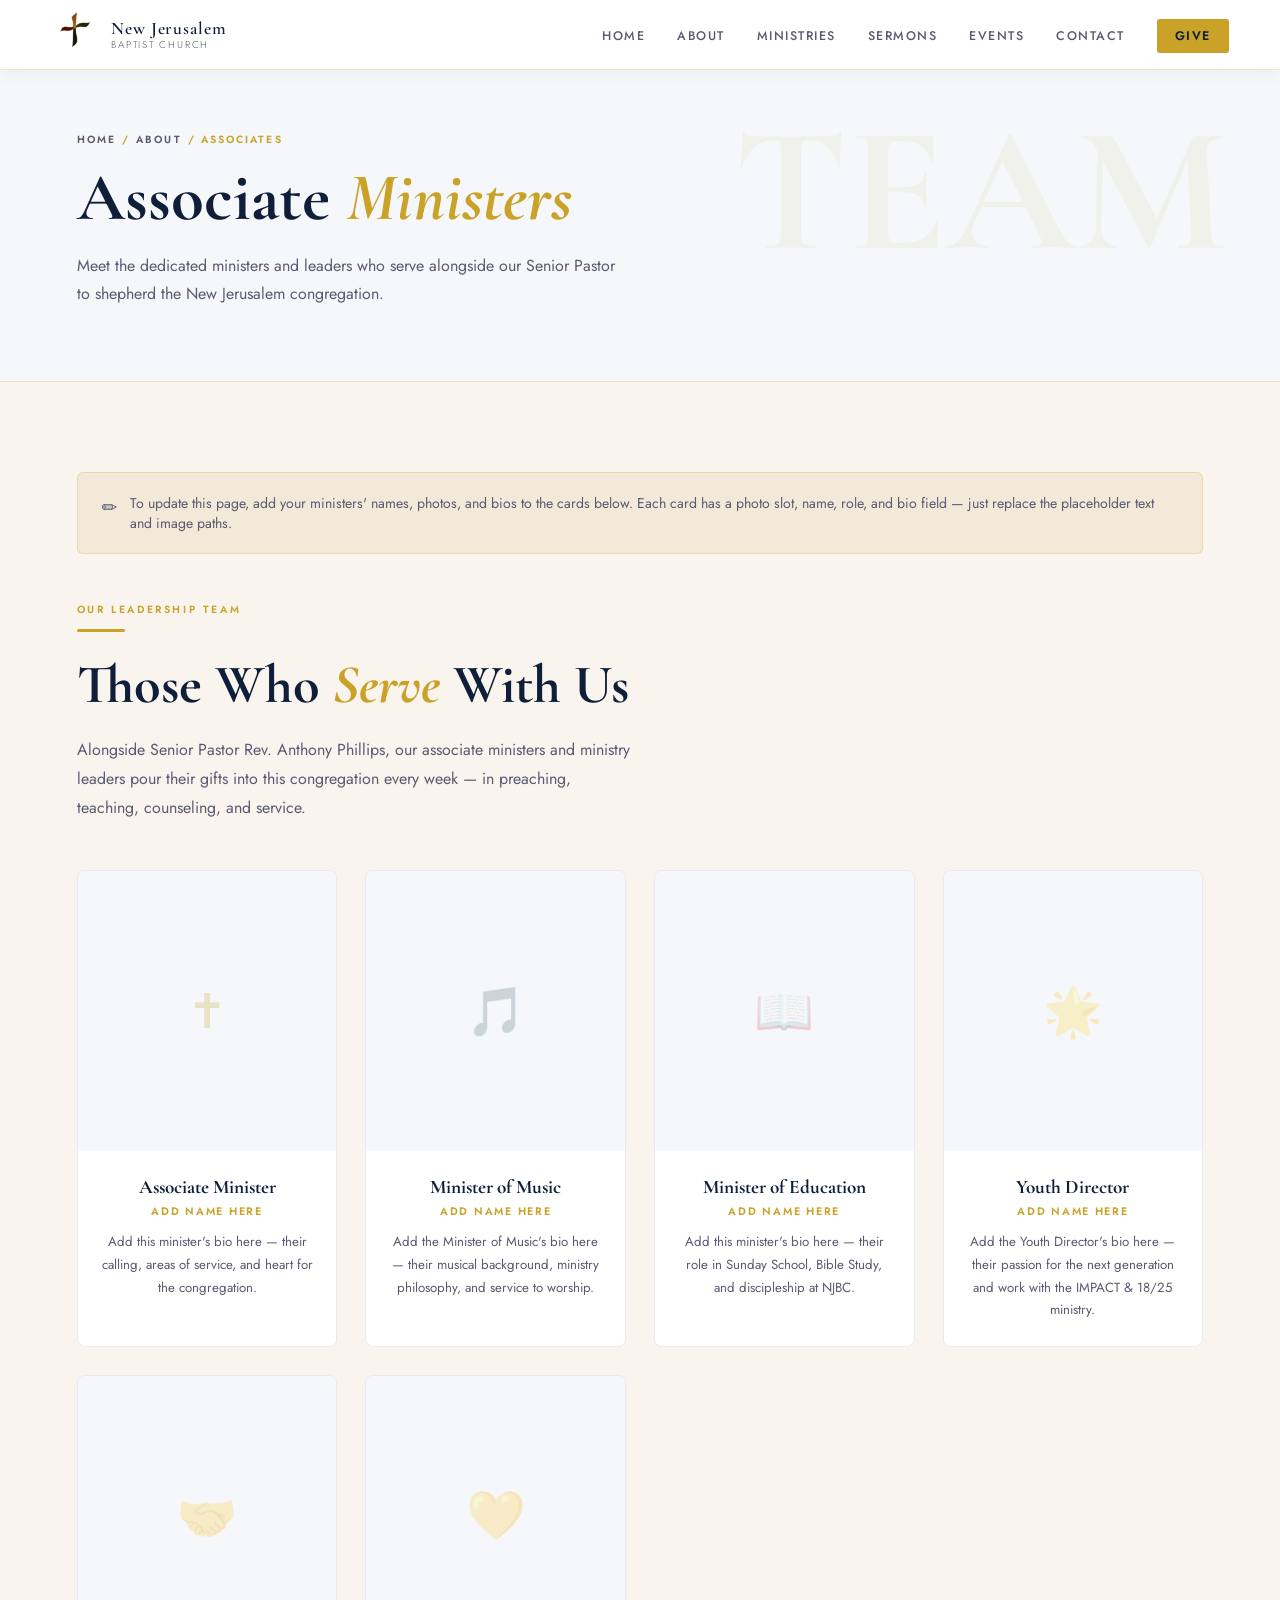
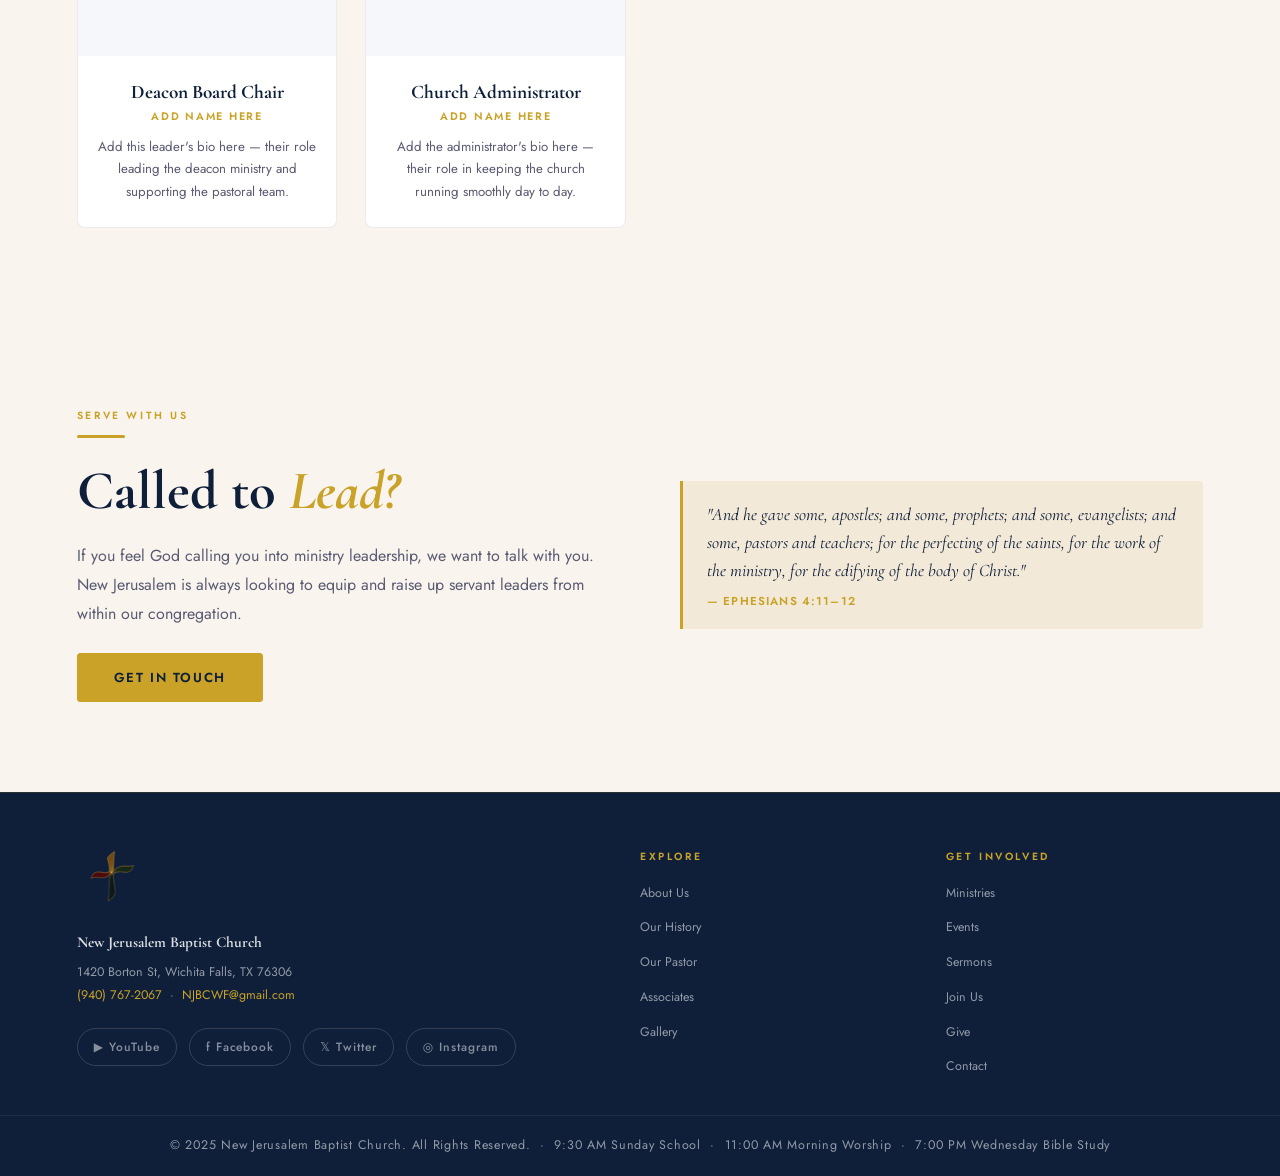
<file: associates.html>
<!DOCTYPE html>
<html lang="en">
<head>
  <meta charset="UTF-8" /><meta name="viewport" content="width=device-width, initial-scale=1.0" />
  <title>Associates — New Jerusalem Baptist Church</title>
  <link rel="preconnect" href="https://fonts.googleapis.com" />
  <link rel="preconnect" href="https://fonts.gstatic.com" crossorigin />
  <link href="https://fonts.googleapis.com/css2?family=Cormorant+Garamond:ital,wght@0,400;0,600;0,700;1,400;1,600&family=Jost:wght@300;400;500;600&display=swap" rel="stylesheet" />
  <link rel="stylesheet" href="css/styles.css" />
  <style>
    .page-header::before { content: 'TEAM'; }

    .associates-grid {
      display: grid; grid-template-columns: repeat(auto-fill, minmax(260px, 1fr)); gap: 28px;
      margin-top: 48px;
    }
    .associate-card {
      background: var(--white); border: 1px solid var(--border); border-radius: 8px;
      overflow: hidden; transition: box-shadow 0.2s, transform 0.2s;
      text-align: center;
    }
    .associate-card:hover { box-shadow: 0 8px 32px rgba(0,0,0,0.09); transform: translateY(-2px); }
    .associate-photo {
      width: 100%; aspect-ratio: 3/4; max-height: 280px; background: var(--light);
      display: flex; align-items: center; justify-content: center;
      font-size: 3rem; color: var(--gold-border); overflow: hidden;
    }
    .associate-photo img { width: 100%; height: 100%; object-fit: cover; object-position: top; }
    .associate-body { padding: 24px 20px; }
    .associate-name { font-family: 'Cormorant Garamond', serif; font-size: 1.2rem; font-weight: 700; color: var(--navy); margin-bottom: 4px; }
    .associate-role { font-size: 0.68rem; font-weight: 600; letter-spacing: 0.16em; text-transform: uppercase; color: var(--gold); margin-bottom: 12px; }
    .associate-bio  { font-size: 0.83rem; line-height: 1.7; color: var(--muted); }

    .placeholder-notice {
      background: var(--warm); border: 1px solid var(--gold-border); border-radius: 6px;
      padding: 20px 24px; margin-bottom: 48px; font-size: 0.88rem; color: var(--muted);
      display: flex; gap: 12px; align-items: flex-start;
    }
    .placeholder-notice span { font-size: 1.2rem; flex-shrink: 0; }
  </style>
</head>
<body>
<div id="site-nav"></div>

<div class="page-header">
  <div class="breadcrumb"><a href="index.html">Home</a> / <a href="about.html">About</a> / Associates</div>
  <h1>Associate <em>Ministers</em></h1>
  <p>Meet the dedicated ministers and leaders who serve alongside our Senior Pastor to shepherd the New Jerusalem congregation.</p>
</div>

<section class="section">
  <div class="placeholder-notice reveal">
    <span>✏️</span>
    <div>To update this page, add your ministers' names, photos, and bios to the cards below. Each card has a photo slot, name, role, and bio field — just replace the placeholder text and image paths.</div>
  </div>

  <div class="reveal">
    <span class="tag">Our Leadership Team</span>
    <div class="gold-bar"></div>
    <h2 class="section-title">Those Who <em>Serve</em> With Us</h2>
    <p class="body-text">Alongside Senior Pastor Rev. Anthony Phillips, our associate ministers and ministry leaders pour their gifts into this congregation every week — in preaching, teaching, counseling, and service.</p>
  </div>

  <div class="associates-grid">

    <div class="associate-card reveal" style="transition-delay:0.05s">
      <div class="associate-photo">✝</div>
      <div class="associate-body">
        <div class="associate-name">Associate Minister</div>
        <div class="associate-role">Add Name Here</div>
        <div class="associate-bio">Add this minister's bio here — their calling, areas of service, and heart for the congregation.</div>
      </div>
    </div>

    <div class="associate-card reveal" style="transition-delay:0.1s">
      <div class="associate-photo">🎵</div>
      <div class="associate-body">
        <div class="associate-name">Minister of Music</div>
        <div class="associate-role">Add Name Here</div>
        <div class="associate-bio">Add the Minister of Music's bio here — their musical background, ministry philosophy, and service to worship.</div>
      </div>
    </div>

    <div class="associate-card reveal" style="transition-delay:0.15s">
      <div class="associate-photo">📖</div>
      <div class="associate-body">
        <div class="associate-name">Minister of Education</div>
        <div class="associate-role">Add Name Here</div>
        <div class="associate-bio">Add this minister's bio here — their role in Sunday School, Bible Study, and discipleship at NJBC.</div>
      </div>
    </div>

    <div class="associate-card reveal" style="transition-delay:0.2s">
      <div class="associate-photo">🌟</div>
      <div class="associate-body">
        <div class="associate-name">Youth Director</div>
        <div class="associate-role">Add Name Here</div>
        <div class="associate-bio">Add the Youth Director's bio here — their passion for the next generation and work with the IMPACT &amp; 18/25 ministry.</div>
      </div>
    </div>

    <div class="associate-card reveal" style="transition-delay:0.25s">
      <div class="associate-photo">🤝</div>
      <div class="associate-body">
        <div class="associate-name">Deacon Board Chair</div>
        <div class="associate-role">Add Name Here</div>
        <div class="associate-bio">Add this leader's bio here — their role leading the deacon ministry and supporting the pastoral team.</div>
      </div>
    </div>

    <div class="associate-card reveal" style="transition-delay:0.3s">
      <div class="associate-photo">💛</div>
      <div class="associate-body">
        <div class="associate-name">Church Administrator</div>
        <div class="associate-role">Add Name Here</div>
        <div class="associate-bio">Add the administrator's bio here — their role in keeping the church running smoothly day to day.</div>
      </div>
    </div>

  </div>
</section>

<section class="section section-cream">
  <div class="two-col reveal">
    <div>
      <span class="tag">Serve With Us</span>
      <div class="gold-bar"></div>
      <h2 class="section-title">Called to <em>Lead?</em></h2>
      <p class="body-text">If you feel God calling you into ministry leadership, we want to talk with you. New Jerusalem is always looking to equip and raise up servant leaders from within our congregation.</p>
      <a href="contact.html" class="btn btn-gold" style="margin-top:24px;">Get in Touch</a>
    </div>
    <div class="scripture-block">
      <p>"And he gave some, apostles; and some, prophets; and some, evangelists; and some, pastors and teachers; for the perfecting of the saints, for the work of the ministry, for the edifying of the body of Christ."</p>
      <cite>— Ephesians 4:11–12</cite>
    </div>
  </div>
</section>

<div id="site-footer"></div>
<script src="js/layout.js"></script>
</body>
</html>
</file>
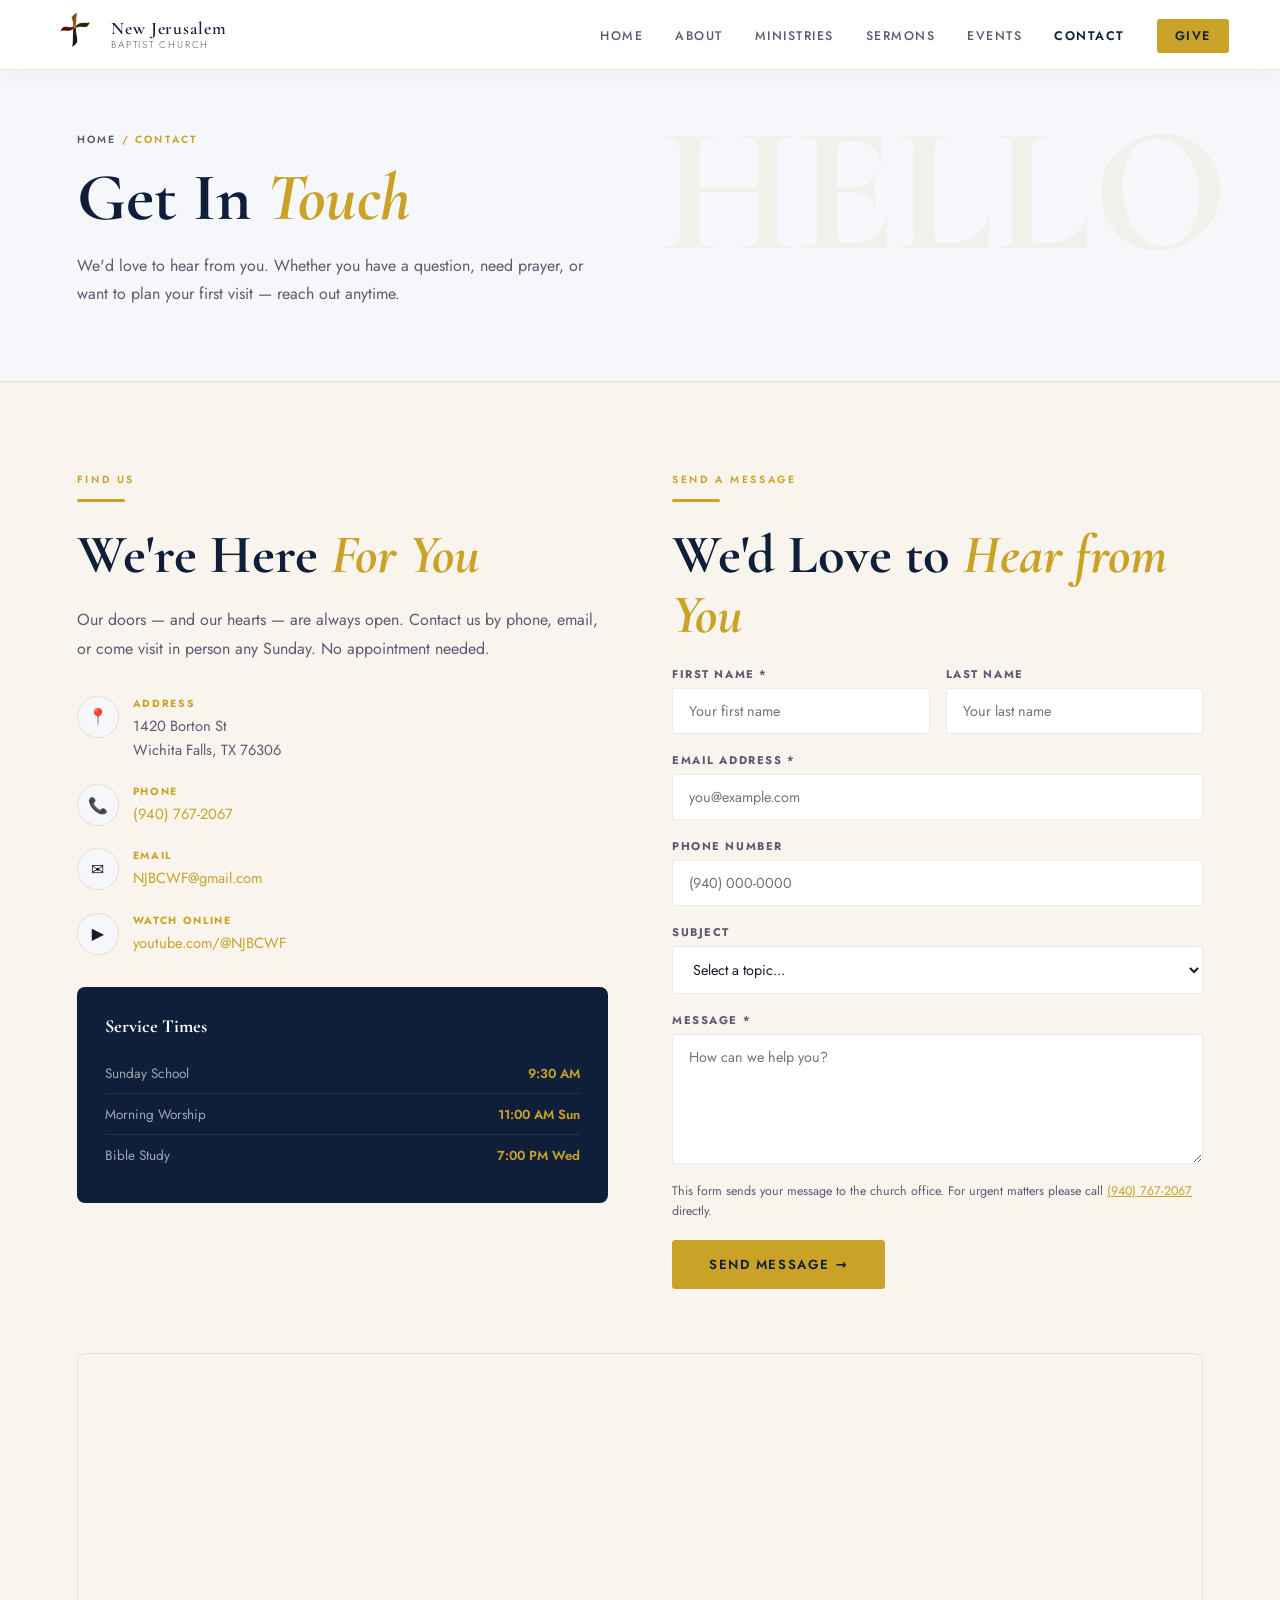
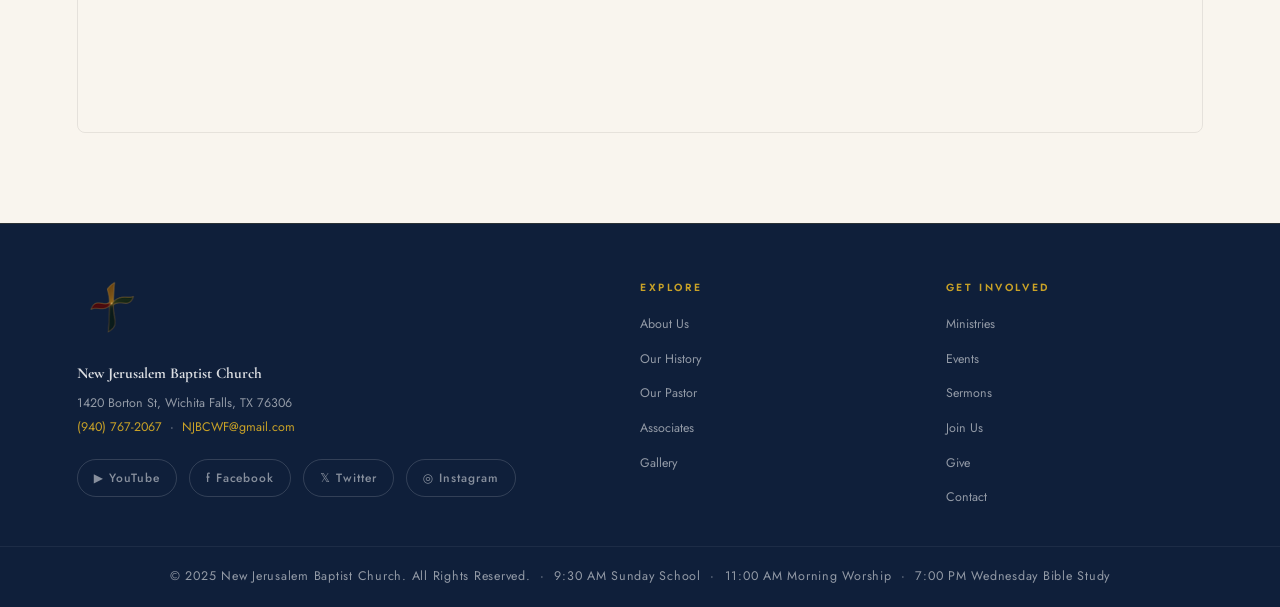
<file: contact.html>
<!DOCTYPE html>
<html lang="en">
<head>
  <meta charset="UTF-8" /><meta name="viewport" content="width=device-width, initial-scale=1.0" />
  <title>Contact Us — New Jerusalem Baptist Church</title>
  <link rel="preconnect" href="https://fonts.googleapis.com" />
  <link rel="preconnect" href="https://fonts.gstatic.com" crossorigin />
  <link href="https://fonts.googleapis.com/css2?family=Cormorant+Garamond:ital,wght@0,400;0,600;0,700;1,400;1,600&family=Jost:wght@300;400;500;600&display=swap" rel="stylesheet" />
  <link rel="stylesheet" href="css/styles.css" />
  <style>
    .page-header::before { content: 'HELLO'; }

    .contact-layout { display: grid; grid-template-columns: 1fr 1fr; gap: 64px; align-items: start; }

    /* Info list */
    .info-list { list-style: none; display: flex; flex-direction: column; gap: 22px; margin: 32px 0; }
    .info-item { display: flex; gap: 14px; align-items: flex-start; }
    .info-icon { width: 42px; height: 42px; flex-shrink: 0; background: var(--light); border: 1px solid var(--gold-border); border-radius: 50%; display: flex; align-items: center; justify-content: center; font-size: 1rem; }
    .info-label { font-size: 0.65rem; font-weight: 700; letter-spacing: 0.16em; text-transform: uppercase; color: var(--gold); margin-bottom: 3px; }
    .info-value { font-size: 0.92rem; color: var(--muted); line-height: 1.65; }
    .info-value a { color: var(--gold); text-decoration: none; }
    .info-value a:hover { text-decoration: underline; }

    /* Service times card */
    .times-card { background: var(--navy); border-radius: 8px; padding: 28px 28px; margin-top: 28px; }
    .times-card h4 { font-family: 'Cormorant Garamond', serif; font-size: 1.15rem; font-weight: 700; color: var(--white); margin-bottom: 16px; }
    .time-row { display: flex; justify-content: space-between; align-items: center; padding: 10px 0; border-bottom: 1px solid rgba(255,255,255,0.08); font-size: 0.85rem; }
    .time-row:last-child { border-bottom: none; }
    .time-label { color: rgba(255,255,255,0.6); }
    .time-val   { color: var(--gold); font-weight: 600; font-size: 0.82rem; }

    /* Contact Form */
    .contact-form { display: flex; flex-direction: column; gap: 18px; }
    .form-row { display: grid; grid-template-columns: 1fr 1fr; gap: 16px; }
    .form-group { display: flex; flex-direction: column; gap: 6px; }
    .form-group label { font-size: 0.7rem; font-weight: 700; letter-spacing: 0.14em; text-transform: uppercase; color: var(--muted); }
    .form-group input, .form-group select, .form-group textarea {
      padding: 12px 16px; border: 1px solid var(--border); border-radius: 4px;
      font-family: 'Jost', sans-serif; font-size: 0.9rem; color: var(--text);
      background: var(--white); transition: border-color 0.2s, box-shadow 0.2s; outline: none;
    }
    .form-group input:focus, .form-group select:focus, .form-group textarea:focus {
      border-color: var(--gold); box-shadow: 0 0 0 3px rgba(201,162,39,0.1);
    }
    .form-group textarea { resize: vertical; min-height: 130px; }
    .form-notice { font-size: 0.78rem; color: var(--muted); line-height: 1.6; }
    .form-success { display: none; padding: 18px 20px; background: rgba(39,174,96,0.08); border: 1px solid rgba(39,174,96,0.3); border-radius: 6px; color: #1a7a45; font-size: 0.88rem; }
    .form-success.show { display: block; }

    /* Map */
    .map-block { margin-top: 64px; }
    .map-frame { width: 100%; height: 380px; border-radius: 8px; overflow: hidden; border: 1px solid var(--border); }
    .map-frame iframe { width: 100%; height: 100%; border: none; }

    @media (max-width: 860px) {
      .contact-layout { grid-template-columns: 1fr; gap: 40px; }
      .form-row { grid-template-columns: 1fr; }
    }
  </style>
</head>
<body>
<div id="site-nav"></div>

<div class="page-header">
  <div class="breadcrumb"><a href="index.html">Home</a> / Contact</div>
  <h1>Get In <em>Touch</em></h1>
  <p>We'd love to hear from you. Whether you have a question, need prayer, or want to plan your first visit — reach out anytime.</p>
</div>

<section class="section">
  <div class="contact-layout">

    <!-- LEFT: Info -->
    <div class="reveal">
      <span class="tag">Find Us</span>
      <div class="gold-bar"></div>
      <h2 class="section-title">We're Here <em>For You</em></h2>
      <p class="body-text">Our doors — and our hearts — are always open. Contact us by phone, email, or come visit in person any Sunday. No appointment needed.</p>

      <ul class="info-list">
        <li class="info-item">
          <div class="info-icon">📍</div>
          <div>
            <div class="info-label">Address</div>
            <div class="info-value">1420 Borton St<br>Wichita Falls, TX 76306</div>
          </div>
        </li>
        <li class="info-item">
          <div class="info-icon">📞</div>
          <div>
            <div class="info-label">Phone</div>
            <div class="info-value"><a href="tel:9407672067">(940) 767-2067</a></div>
          </div>
        </li>
        <li class="info-item">
          <div class="info-icon">✉️</div>
          <div>
            <div class="info-label">Email</div>
            <div class="info-value"><a href="mailto:NJBCWF@gmail.com">NJBCWF@gmail.com</a></div>
          </div>
        </li>
        <li class="info-item">
          <div class="info-icon">▶</div>
          <div>
            <div class="info-label">Watch Online</div>
            <div class="info-value"><a href="http://www.youtube.com/@NJBCWF" target="_blank">youtube.com/@NJBCWF</a></div>
          </div>
        </li>
      </ul>

      <div class="times-card">
        <h4>Service Times</h4>
        <div class="time-row"><span class="time-label">Sunday School</span><span class="time-val">9:30 AM</span></div>
        <div class="time-row"><span class="time-label">Morning Worship</span><span class="time-val">11:00 AM Sun</span></div>
        <div class="time-row"><span class="time-label">Bible Study</span><span class="time-val">7:00 PM Wed</span></div>
      </div>
    </div>

    <!-- RIGHT: Form -->
    <div class="reveal" style="transition-delay:0.12s">
      <span class="tag">Send a Message</span>
      <div class="gold-bar"></div>
      <h2 class="section-title">We'd Love to <em>Hear from You</em></h2>

      <div id="formSuccess" class="form-success">
        ✅ Thank you for reaching out! We'll be in touch with you soon. God bless you.
      </div>

      <form class="contact-form" id="contactForm" onsubmit="handleSubmit(event)">
        <div class="form-row">
          <div class="form-group">
            <label for="firstName">First Name *</label>
            <input type="text" id="firstName" name="firstName" required placeholder="Your first name" />
          </div>
          <div class="form-group">
            <label for="lastName">Last Name</label>
            <input type="text" id="lastName" name="lastName" placeholder="Your last name" />
          </div>
        </div>
        <div class="form-group">
          <label for="email">Email Address *</label>
          <input type="email" id="email" name="email" required placeholder="you@example.com" />
        </div>
        <div class="form-group">
          <label for="phone">Phone Number</label>
          <input type="tel" id="phone" name="phone" placeholder="(940) 000-0000" />
        </div>
        <div class="form-group">
          <label for="subject">Subject</label>
          <select id="subject" name="subject">
            <option value="">Select a topic...</option>
            <option>General Inquiry</option>
            <option>Planning a Visit</option>
            <option>Prayer Request</option>
            <option>Membership</option>
            <option>Ministry Information</option>
            <option>Giving / Donations</option>
            <option>Other</option>
          </select>
        </div>
        <div class="form-group">
          <label for="message">Message *</label>
          <textarea id="message" name="message" required placeholder="How can we help you?"></textarea>
        </div>
        <p class="form-notice">
          This form sends your message to the church office. For urgent matters please call <a href="tel:9407672067" style="color:var(--gold);">(940) 767-2067</a> directly.
          <!-- TO MAKE THIS FORM ACTUALLY SEND EMAILS:
               Option 1 — Use Formspree.io (free):
                 Change <form> action to: action="https://formspree.io/f/YOUR_FORM_ID" method="POST"
                 Remove onsubmit handler. Sign up at formspree.io.
               Option 2 — Use Netlify Forms (free with Netlify hosting):
                 Add: netlify to <form> attributes, name="contact" data-netlify="true"
                 Remove onsubmit handler. Forms are captured automatically.
          -->
        </p>
        <button type="submit" class="btn btn-gold" style="align-self:flex-start;">Send Message →</button>
      </form>
    </div>

  </div>

  <!-- MAP -->
  <div class="map-block reveal" style="transition-delay:0.2s">
    <div class="map-frame">
      <iframe
        src="https://www.google.com/maps/embed?pb=!1m18!1m12!1m3!1d3327!2d-98.5271!3d33.9219!2m3!1f0!2f0!3f0!3m2!1i1024!2i768!4f13.1!3m3!1m2!1s0x0%3A0x0!2s1420+Borton+St%2C+Wichita+Falls%2C+TX+76306!5e0!3m2!1sen!2sus!4v1"
        allowfullscreen loading="lazy" referrerpolicy="no-referrer-when-downgrade"
        title="New Jerusalem Baptist Church — 1420 Borton St, Wichita Falls TX"
      ></iframe>
    </div>
  </div>
</section>

<div id="site-footer"></div>
<script src="js/layout.js"></script>
<script>
  function handleSubmit(e) {
    e.preventDefault();
    // Simple client-side "success" demo — integrate Formspree or Netlify Forms for real email delivery
    document.getElementById('formSuccess').classList.add('show');
    document.getElementById('contactForm').reset();
    document.getElementById('formSuccess').scrollIntoView({ behavior: 'smooth', block: 'nearest' });
  }
</script>
</body>
</html>
</file>
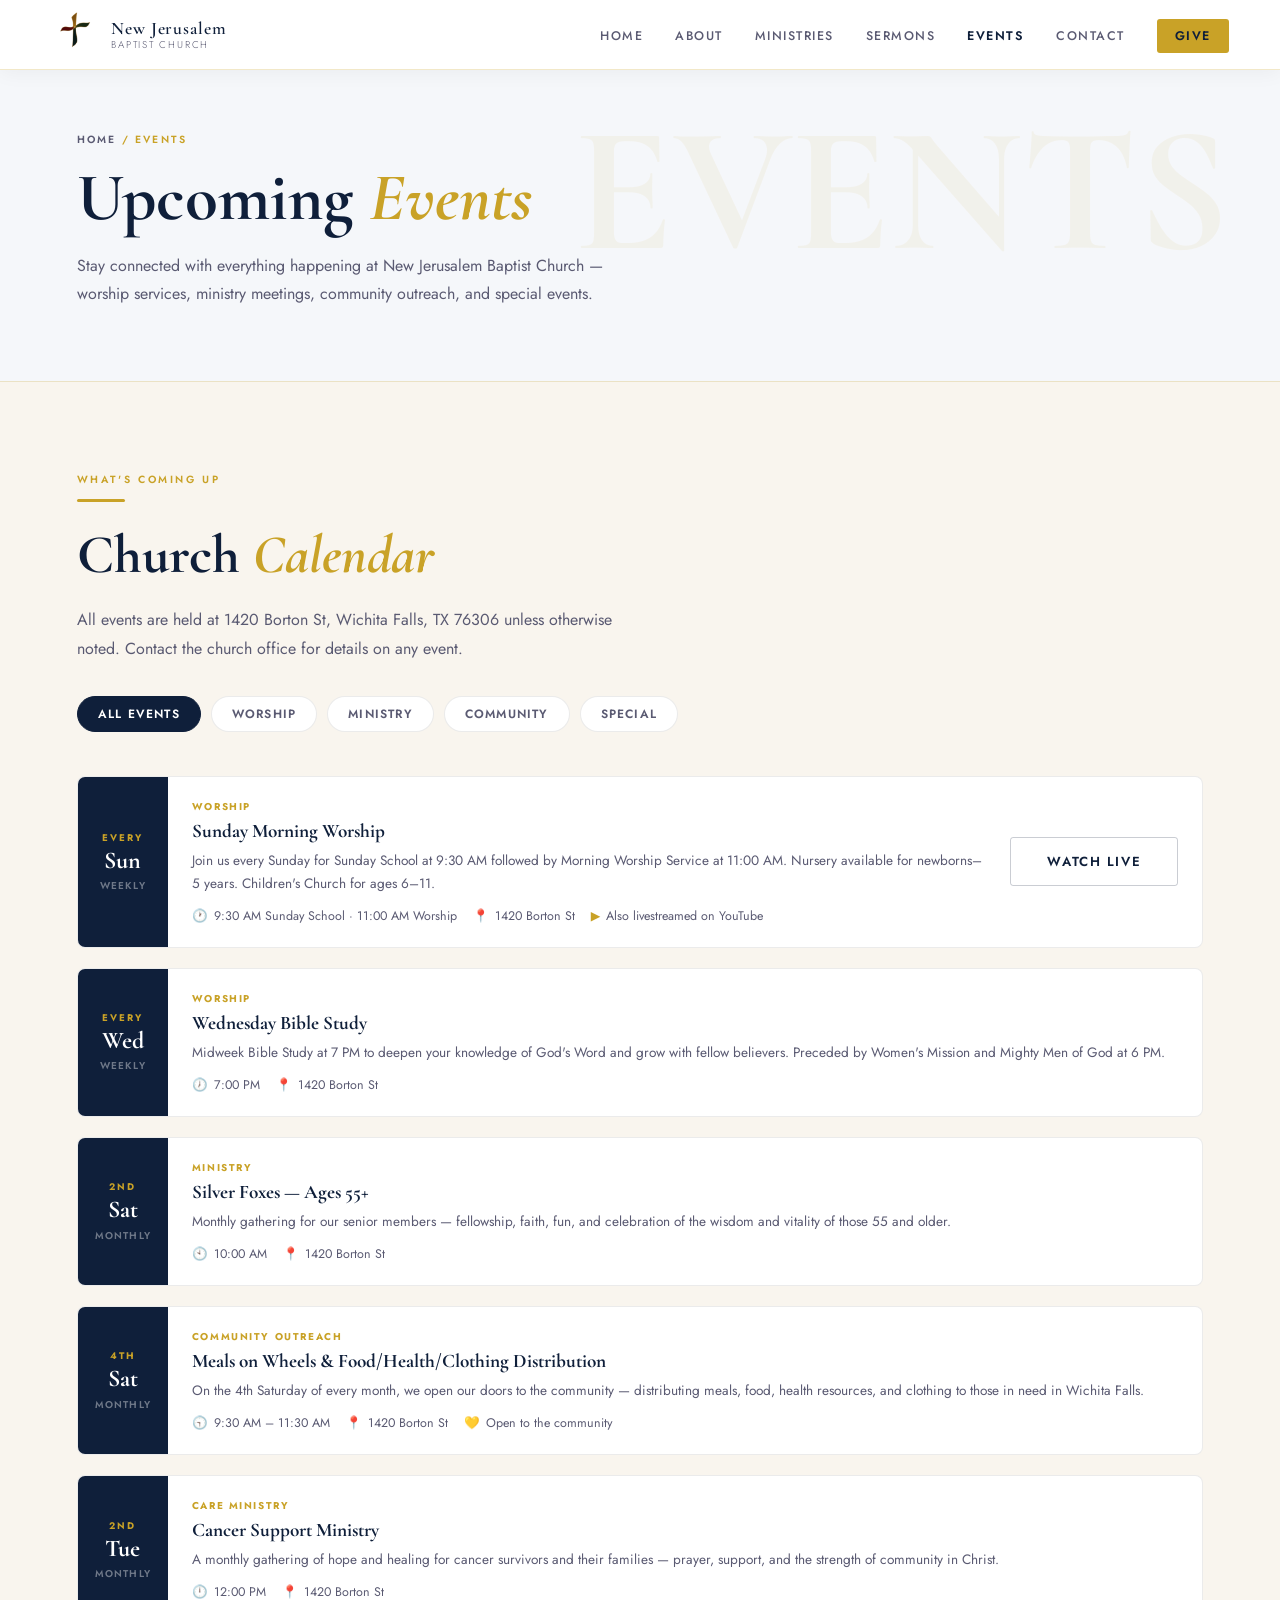
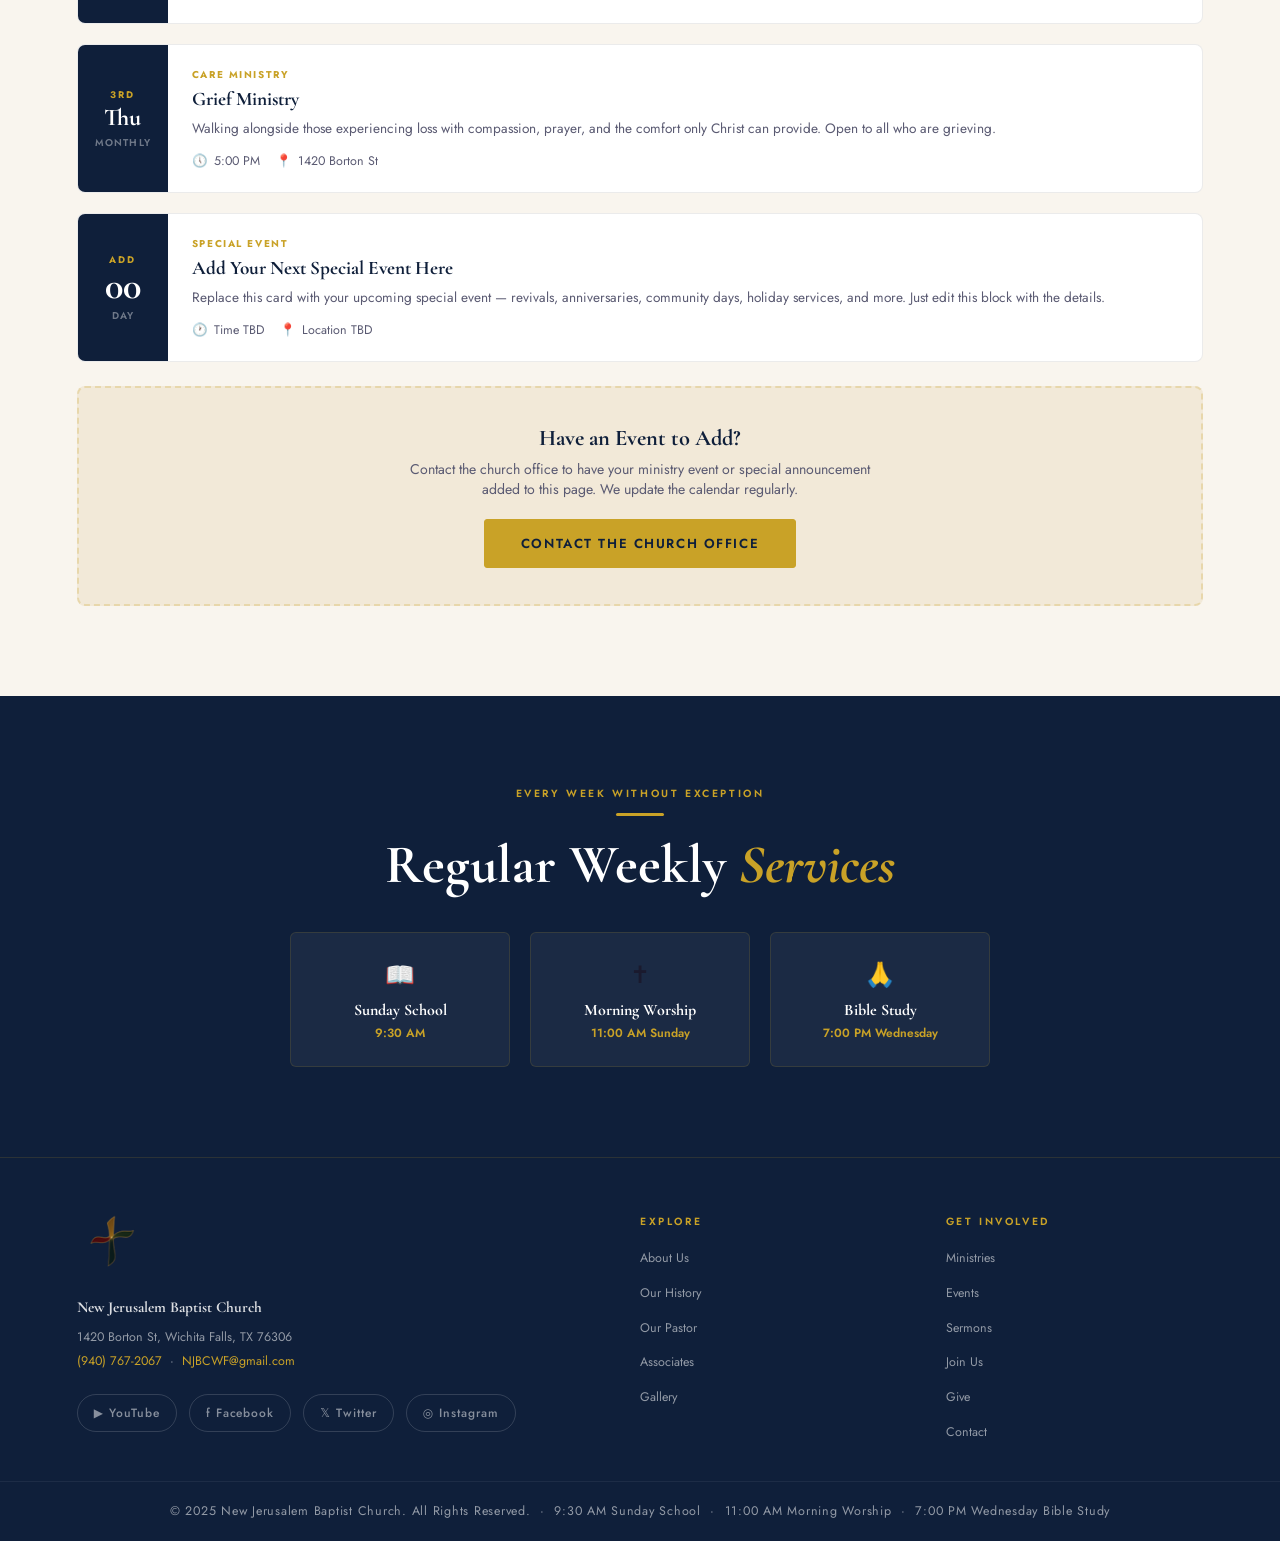
<file: events.html>
<!DOCTYPE html>
<html lang="en">
<head>
  <meta charset="UTF-8" /><meta name="viewport" content="width=device-width, initial-scale=1.0" />
  <title>Events — New Jerusalem Baptist Church</title>
  <link rel="preconnect" href="https://fonts.googleapis.com" />
  <link rel="preconnect" href="https://fonts.gstatic.com" crossorigin />
  <link href="https://fonts.googleapis.com/css2?family=Cormorant+Garamond:ital,wght@0,400;0,600;0,700;1,400;1,600&family=Jost:wght@300;400;500;600&display=swap" rel="stylesheet" />
  <link rel="stylesheet" href="css/styles.css" />
  <style>
    .page-header::before { content: 'EVENTS'; }

    /* Filter tabs */
    .filter-tabs { display: flex; gap: 10px; flex-wrap: wrap; margin-top: 32px; }
    .filter-tab {
      padding: 8px 20px; border-radius: 50px; font-size: 0.75rem; font-weight: 600;
      letter-spacing: 0.1em; text-transform: uppercase; cursor: pointer; border: 1px solid var(--border);
      background: var(--white); color: var(--muted); transition: all 0.2s;
    }
    .filter-tab:hover, .filter-tab.active { background: var(--navy); color: var(--white); border-color: var(--navy); }
    .filter-tab.gold { background: var(--gold); color: var(--navy); border-color: var(--gold); }

    /* Event list */
    .events-list { display: flex; flex-direction: column; gap: 20px; margin-top: 44px; }
    .event-row {
      background: var(--white); border: 1px solid var(--border); border-radius: 8px;
      display: flex; overflow: hidden; transition: box-shadow 0.2s, transform 0.2s;
    }
    .event-row:hover { box-shadow: 0 6px 28px rgba(0,0,0,0.09); transform: translateY(-1px); }
    .event-date-block {
      flex-shrink: 0; width: 90px;
      background: var(--navy); display: flex; flex-direction: column;
      align-items: center; justify-content: center; padding: 20px 12px; text-align: center;
    }
    .event-month { font-size: 0.6rem; font-weight: 700; letter-spacing: 0.2em; text-transform: uppercase; color: var(--gold); }
    .event-day   { font-family: 'Cormorant Garamond', serif; font-size: 2.4rem; font-weight: 700; color: var(--white); line-height: 1; }
    .event-dow   { font-size: 0.62rem; font-weight: 600; letter-spacing: 0.12em; text-transform: uppercase; color: rgba(255,255,255,0.4); margin-top: 2px; }
    .event-body  { padding: 22px 24px; flex: 1; }
    .event-cat   { font-size: 0.62rem; font-weight: 700; letter-spacing: 0.16em; text-transform: uppercase; color: var(--gold); margin-bottom: 5px; }
    .event-title { font-family: 'Cormorant Garamond', serif; font-size: 1.2rem; font-weight: 700; color: var(--navy); margin-bottom: 6px; }
    .event-desc  { font-size: 0.85rem; line-height: 1.7; color: var(--muted); margin-bottom: 12px; }
    .event-details { display: flex; flex-wrap: wrap; gap: 16px; }
    .event-detail { display: flex; align-items: center; gap: 6px; font-size: 0.78rem; color: var(--muted); }
    .event-detail span { color: var(--gold); }
    .event-action { flex-shrink: 0; display: flex; align-items: center; padding: 0 24px 0 0; }

    /* Add event CTA */
    .add-event-box {
      background: var(--warm); border: 2px dashed var(--gold-border); border-radius: 8px;
      padding: 36px 32px; text-align: center; margin-top: 24px;
    }
    .add-event-box h3 { font-family: 'Cormorant Garamond', serif; font-size: 1.4rem; font-weight: 700; color: var(--navy); margin-bottom: 8px; }
    .add-event-box p  { font-size: 0.88rem; color: var(--muted); margin-bottom: 20px; max-width: 460px; margin-left: auto; margin-right: auto; }

    @media (max-width: 600px) {
      .event-row { flex-direction: column; }
      .event-date-block { flex-direction: row; width: 100%; gap: 10px; justify-content: flex-start; padding: 14px 20px; }
      .event-action { padding: 0 20px 20px; }
    }
  </style>
</head>
<body>
<div id="site-nav"></div>

<div class="page-header">
  <div class="breadcrumb"><a href="index.html">Home</a> / Events</div>
  <h1>Upcoming <em>Events</em></h1>
  <p>Stay connected with everything happening at New Jerusalem Baptist Church — worship services, ministry meetings, community outreach, and special events.</p>
</div>

<section class="section">
  <div class="reveal">
    <span class="tag">What's Coming Up</span>
    <div class="gold-bar"></div>
    <h2 class="section-title">Church <em>Calendar</em></h2>
    <p class="body-text">All events are held at 1420 Borton St, Wichita Falls, TX 76306 unless otherwise noted. Contact the church office for details on any event.</p>

    <div class="filter-tabs">
      <div class="filter-tab active" onclick="filterEvents('all', this)">All Events</div>
      <div class="filter-tab" onclick="filterEvents('worship', this)">Worship</div>
      <div class="filter-tab" onclick="filterEvents('ministry', this)">Ministry</div>
      <div class="filter-tab" onclick="filterEvents('community', this)">Community</div>
      <div class="filter-tab" onclick="filterEvents('special', this)">Special</div>
    </div>
  </div>

  <div class="events-list reveal" id="eventsList" style="transition-delay:0.1s">

    <!-- ═══ ADD YOUR EVENTS HERE ═══
         To add an event, copy one of the event-row blocks below, fill in:
         - data-category: worship | ministry | community | special
         - Month abbreviation and day number
         - Day of week (Mon, Tue, etc.)
         - Category label, event title, description
         - Time and location in event-details
         ═══════════════════════════ -->

    <!-- RECURRING — SUNDAY WORSHIP -->
    <div class="event-row" data-category="worship">
      <div class="event-date-block">
        <div class="event-month">Every</div>
        <div class="event-day" style="font-size:1.5rem;line-height:1.3;">Sun</div>
        <div class="event-dow">Weekly</div>
      </div>
      <div class="event-body">
        <div class="event-cat">Worship</div>
        <div class="event-title">Sunday Morning Worship</div>
        <div class="event-desc">Join us every Sunday for Sunday School at 9:30 AM followed by Morning Worship Service at 11:00 AM. Nursery available for newborns–5 years. Children's Church for ages 6–11.</div>
        <div class="event-details">
          <div class="event-detail"><span>🕐</span> 9:30 AM Sunday School · 11:00 AM Worship</div>
          <div class="event-detail"><span>📍</span> 1420 Borton St</div>
          <div class="event-detail"><span>▶</span> Also livestreamed on YouTube</div>
        </div>
      </div>
      <div class="event-action">
        <a href="http://www.youtube.com/@NJBCWF" target="_blank" class="btn btn-outline" style="white-space:nowrap;">Watch Live</a>
      </div>
    </div>

    <!-- RECURRING — WEDNESDAY BIBLE STUDY -->
    <div class="event-row" data-category="worship">
      <div class="event-date-block">
        <div class="event-month">Every</div>
        <div class="event-day" style="font-size:1.5rem;line-height:1.3;">Wed</div>
        <div class="event-dow">Weekly</div>
      </div>
      <div class="event-body">
        <div class="event-cat">Worship</div>
        <div class="event-title">Wednesday Bible Study</div>
        <div class="event-desc">Midweek Bible Study at 7 PM to deepen your knowledge of God's Word and grow with fellow believers. Preceded by Women's Mission and Mighty Men of God at 6 PM.</div>
        <div class="event-details">
          <div class="event-detail"><span>🕖</span> 7:00 PM</div>
          <div class="event-detail"><span>📍</span> 1420 Borton St</div>
        </div>
      </div>
    </div>

    <!-- 2ND SATURDAY — SILVER FOXES -->
    <div class="event-row" data-category="ministry">
      <div class="event-date-block">
        <div class="event-month">2nd</div>
        <div class="event-day" style="font-size:1.5rem;line-height:1.3;">Sat</div>
        <div class="event-dow">Monthly</div>
      </div>
      <div class="event-body">
        <div class="event-cat">Ministry</div>
        <div class="event-title">Silver Foxes — Ages 55+</div>
        <div class="event-desc">Monthly gathering for our senior members — fellowship, faith, fun, and celebration of the wisdom and vitality of those 55 and older.</div>
        <div class="event-details">
          <div class="event-detail"><span>🕙</span> 10:00 AM</div>
          <div class="event-detail"><span>📍</span> 1420 Borton St</div>
        </div>
      </div>
    </div>

    <!-- 4TH SATURDAY — FOOD DISTRIBUTION -->
    <div class="event-row" data-category="community">
      <div class="event-date-block">
        <div class="event-month">4th</div>
        <div class="event-day" style="font-size:1.5rem;line-height:1.3;">Sat</div>
        <div class="event-dow">Monthly</div>
      </div>
      <div class="event-body">
        <div class="event-cat">Community Outreach</div>
        <div class="event-title">Meals on Wheels &amp; Food/Health/Clothing Distribution</div>
        <div class="event-desc">On the 4th Saturday of every month, we open our doors to the community — distributing meals, food, health resources, and clothing to those in need in Wichita Falls.</div>
        <div class="event-details">
          <div class="event-detail"><span>🕤</span> 9:30 AM – 11:30 AM</div>
          <div class="event-detail"><span>📍</span> 1420 Borton St</div>
          <div class="event-detail"><span>💛</span> Open to the community</div>
        </div>
      </div>
    </div>

    <!-- 2ND TUESDAY — CANCER SUPPORT -->
    <div class="event-row" data-category="ministry">
      <div class="event-date-block">
        <div class="event-month">2nd</div>
        <div class="event-day" style="font-size:1.5rem;line-height:1.3;">Tue</div>
        <div class="event-dow">Monthly</div>
      </div>
      <div class="event-body">
        <div class="event-cat">Care Ministry</div>
        <div class="event-title">Cancer Support Ministry</div>
        <div class="event-desc">A monthly gathering of hope and healing for cancer survivors and their families — prayer, support, and the strength of community in Christ.</div>
        <div class="event-details">
          <div class="event-detail"><span>🕛</span> 12:00 PM</div>
          <div class="event-detail"><span>📍</span> 1420 Borton St</div>
        </div>
      </div>
    </div>

    <!-- 3RD THURSDAY — GRIEF MINISTRY -->
    <div class="event-row" data-category="ministry">
      <div class="event-date-block">
        <div class="event-month">3rd</div>
        <div class="event-day" style="font-size:1.5rem;line-height:1.3;">Thu</div>
        <div class="event-dow">Monthly</div>
      </div>
      <div class="event-body">
        <div class="event-cat">Care Ministry</div>
        <div class="event-title">Grief Ministry</div>
        <div class="event-desc">Walking alongside those experiencing loss with compassion, prayer, and the comfort only Christ can provide. Open to all who are grieving.</div>
        <div class="event-details">
          <div class="event-detail"><span>🕔</span> 5:00 PM</div>
          <div class="event-detail"><span>📍</span> 1420 Borton St</div>
        </div>
      </div>
    </div>

    <!-- PLACEHOLDER FOR UPCOMING SPECIAL EVENT -->
    <div class="event-row" data-category="special">
      <div class="event-date-block">
        <div class="event-month">ADD</div>
        <div class="event-day">00</div>
        <div class="event-dow">Day</div>
      </div>
      <div class="event-body">
        <div class="event-cat">Special Event</div>
        <div class="event-title">Add Your Next Special Event Here</div>
        <div class="event-desc">Replace this card with your upcoming special event — revivals, anniversaries, community days, holiday services, and more. Just edit this block with the details.</div>
        <div class="event-details">
          <div class="event-detail"><span>🕐</span> Time TBD</div>
          <div class="event-detail"><span>📍</span> Location TBD</div>
        </div>
      </div>
    </div>

  </div>

  <div class="add-event-box reveal" style="transition-delay:0.15s">
    <h3>Have an Event to Add?</h3>
    <p>Contact the church office to have your ministry event or special announcement added to this page. We update the calendar regularly.</p>
    <a href="contact.html" class="btn btn-gold">Contact the Church Office</a>
  </div>
</section>

<!-- REGULAR SCHEDULE REMINDER -->
<section class="section section-navy">
  <div class="reveal" style="text-align:center;max-width:700px;margin:0 auto;">
    <span class="tag">Every Week Without Exception</span>
    <div class="gold-bar" style="margin:0 auto 20px;"></div>
    <h2 class="section-title" style="text-align:center;">Regular Weekly <em>Services</em></h2>
    <div style="display:grid;grid-template-columns:repeat(auto-fill,minmax(180px,1fr));gap:20px;margin-top:36px;">
      <div style="background:rgba(255,255,255,0.05);border:1px solid rgba(201,162,39,0.15);border-radius:6px;padding:24px 16px;text-align:center;">
        <div style="font-size:1.5rem;margin-bottom:8px;">📖</div>
        <div style="font-family:'Cormorant Garamond',serif;font-size:1rem;font-weight:700;color:var(--white);margin-bottom:4px;">Sunday School</div>
        <div style="font-size:0.75rem;color:var(--gold);font-weight:600;">9:30 AM</div>
      </div>
      <div style="background:rgba(255,255,255,0.05);border:1px solid rgba(201,162,39,0.15);border-radius:6px;padding:24px 16px;text-align:center;">
        <div style="font-size:1.5rem;margin-bottom:8px;">✝</div>
        <div style="font-family:'Cormorant Garamond',serif;font-size:1rem;font-weight:700;color:var(--white);margin-bottom:4px;">Morning Worship</div>
        <div style="font-size:0.75rem;color:var(--gold);font-weight:600;">11:00 AM Sunday</div>
      </div>
      <div style="background:rgba(255,255,255,0.05);border:1px solid rgba(201,162,39,0.15);border-radius:6px;padding:24px 16px;text-align:center;">
        <div style="font-size:1.5rem;margin-bottom:8px;">🙏</div>
        <div style="font-family:'Cormorant Garamond',serif;font-size:1rem;font-weight:700;color:var(--white);margin-bottom:4px;">Bible Study</div>
        <div style="font-size:0.75rem;color:var(--gold);font-weight:600;">7:00 PM Wednesday</div>
      </div>
    </div>
  </div>
</section>

<div id="site-footer"></div>
<script src="js/layout.js"></script>
<script>
  function filterEvents(category, el) {
    document.querySelectorAll('.filter-tab').forEach(t => t.classList.remove('active'));
    el.classList.add('active');
    document.querySelectorAll('.event-row').forEach(row => {
      if (category === 'all' || row.dataset.category === category) {
        row.style.display = 'flex';
      } else {
        row.style.display = 'none';
      }
    });
  }
</script>
</body>
</html>
</file>
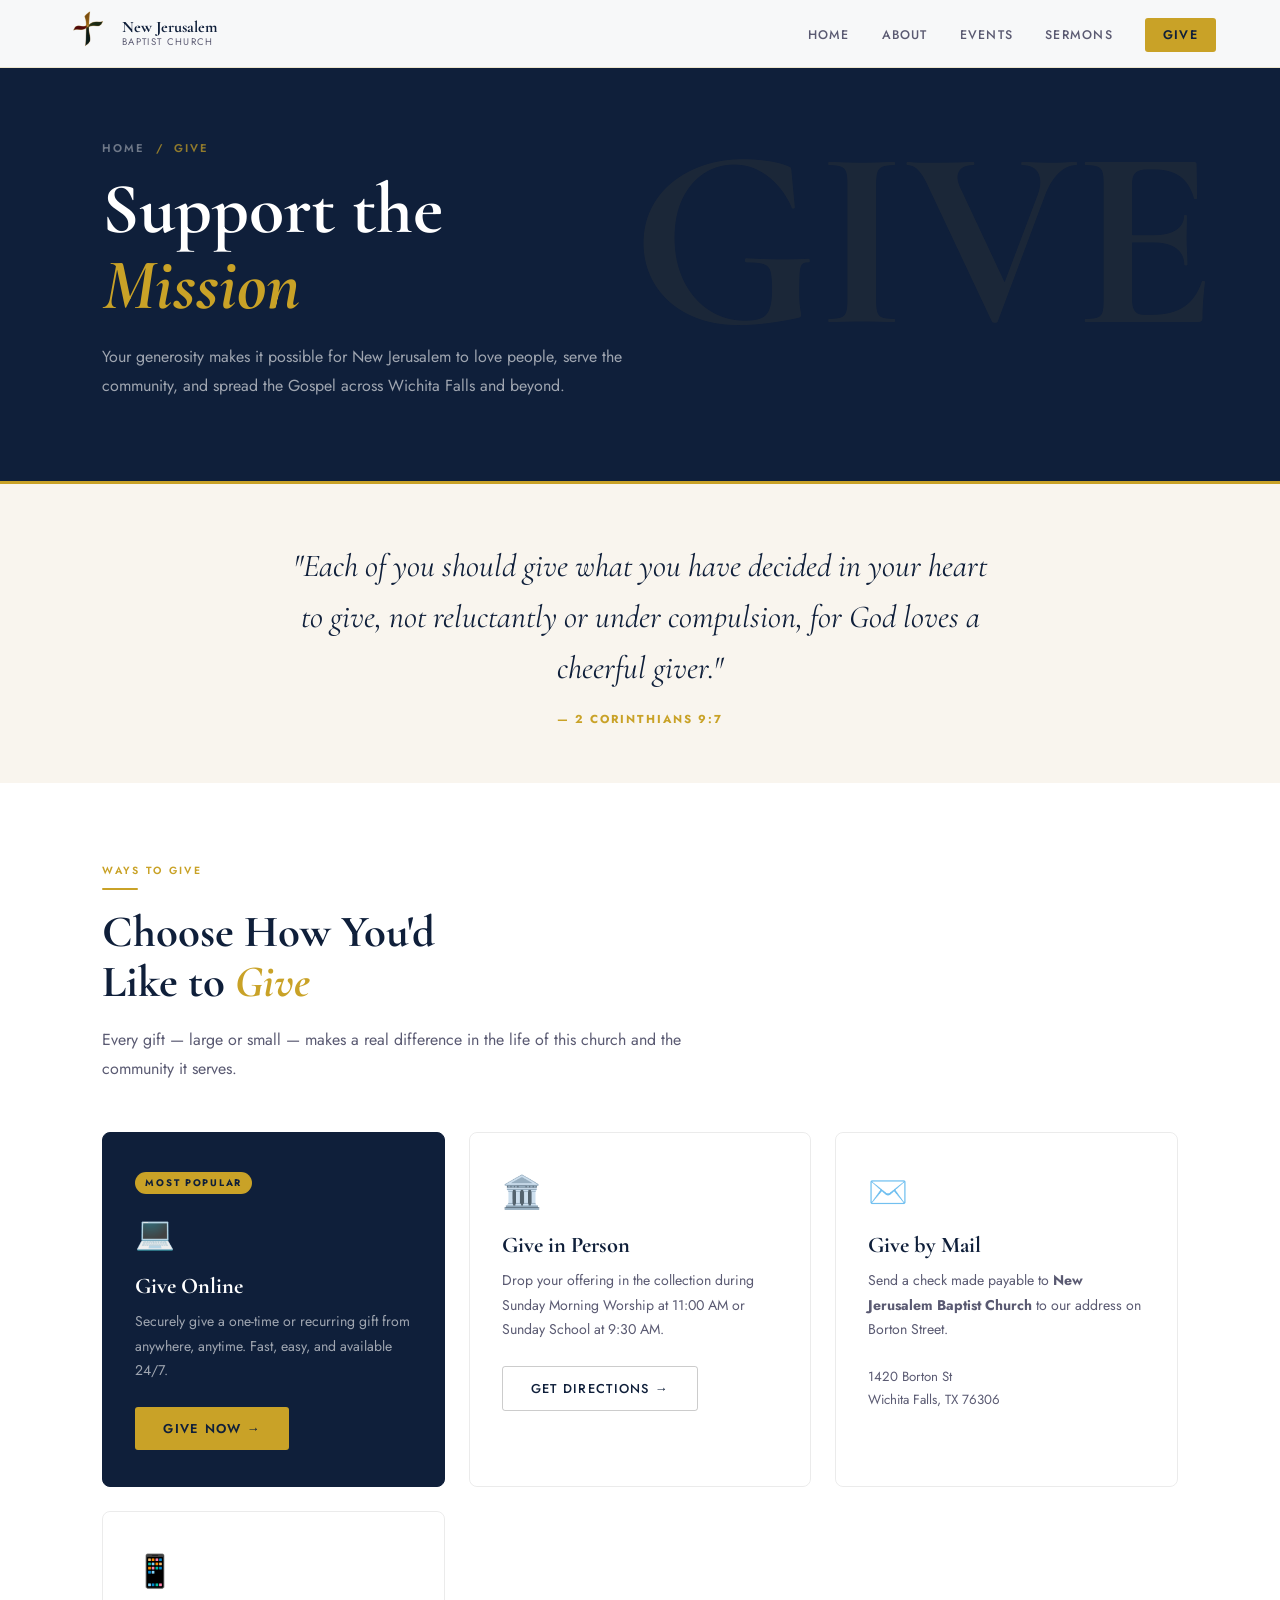
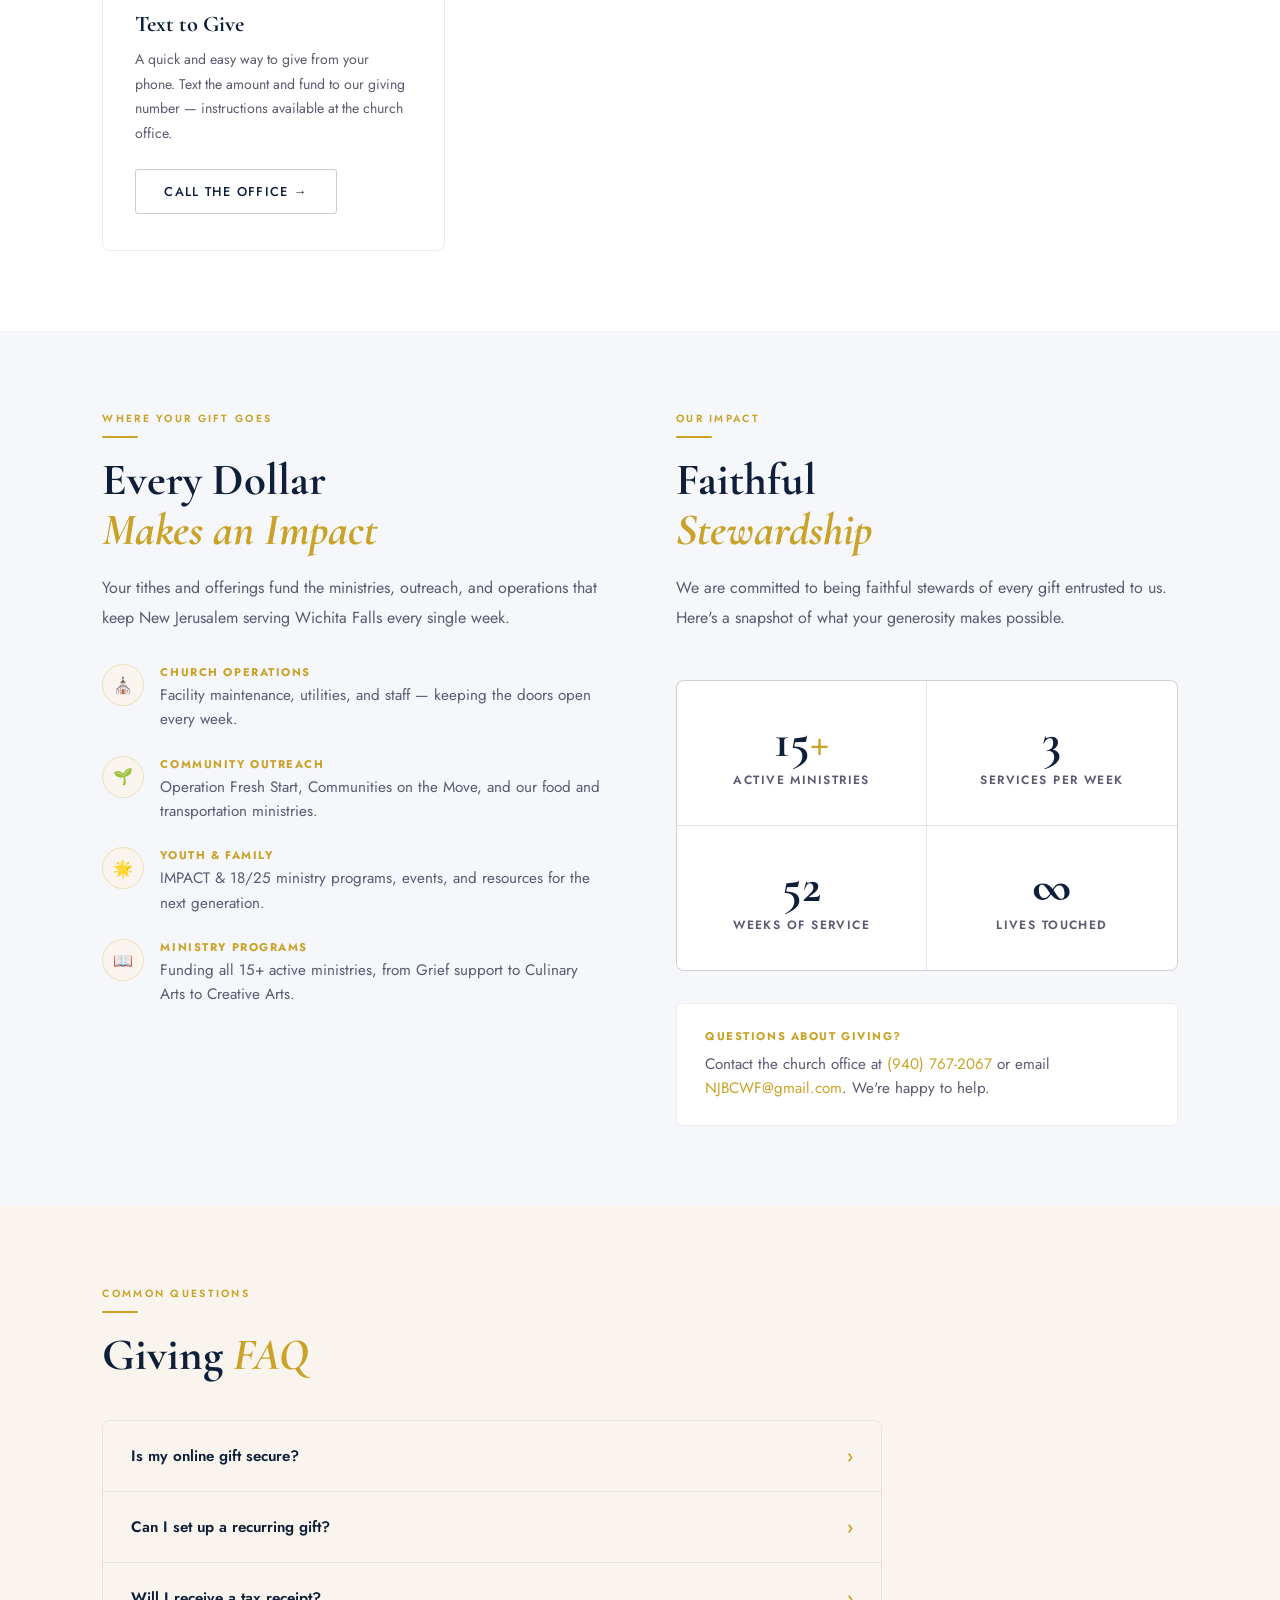
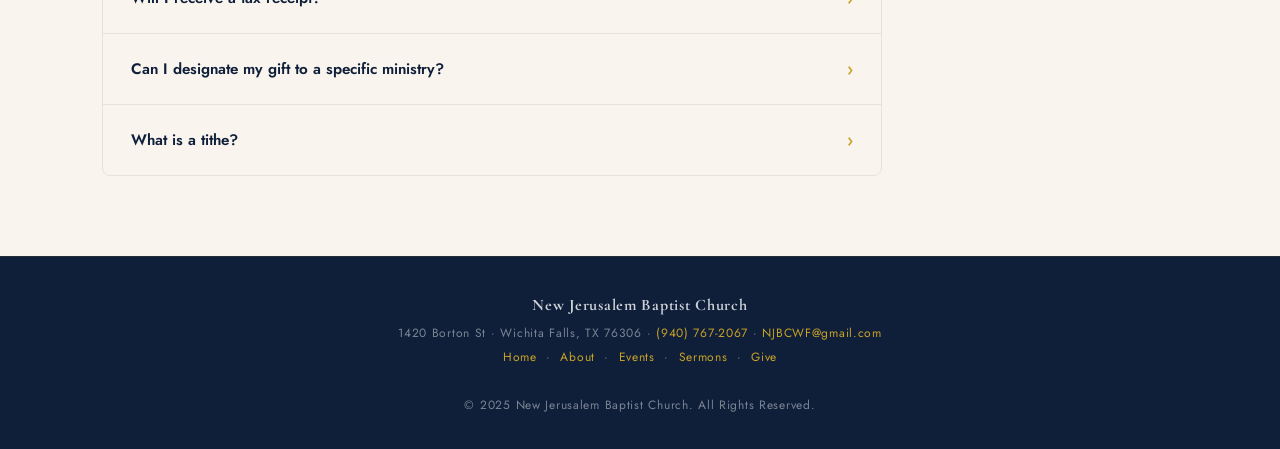
<file: give.html>
<!DOCTYPE html>
<html lang="en">
<head>
  <meta charset="UTF-8" />
  <meta name="viewport" content="width=device-width, initial-scale=1.0" />
  <title>Give — New Jerusalem Baptist Church</title>
  <link rel="preconnect" href="https://fonts.googleapis.com" />
  <link rel="preconnect" href="https://fonts.gstatic.com" crossorigin />
  <link href="https://fonts.googleapis.com/css2?family=Cormorant+Garamond:ital,wght@0,400;0,600;0,700;1,400;1,600&family=Jost:wght@300;400;500;600&display=swap" rel="stylesheet" />
  <style>
    *, *::before, *::after { box-sizing: border-box; margin: 0; padding: 0; }

    :root {
      --navy:  #0f1f3a;
      --navy2: #162848;
      --gold:  #c9a227;
      --gold2: #e8bc3b;
      --cream: #f9f5ee;
      --warm:  #f2e9d8;
      --white: #ffffff;
      --text:  #1a1a2e;
      --muted: #5a5a72;
      --light: #f5f7fa;
    }

    html { scroll-behavior: smooth; }
    body {
      font-family: 'Jost', sans-serif;
      background: var(--white);
      color: var(--text);
      overflow-x: hidden;
    }

    /* ── NAV ── */
    nav {
      position: fixed; top: 0; left: 0; right: 0; z-index: 1000;
      display: flex; align-items: center; justify-content: space-between;
      padding: 0 5vw; height: 68px;
      background: rgba(255,255,255,0.97);
      backdrop-filter: blur(12px);
      border-bottom: 1px solid rgba(201,162,39,0.2);
    }
    .nav-logo { display: flex; align-items: center; gap: 10px; text-decoration: none; }
    .nav-logo-mark {
      width: 34px; height: 34px; background: var(--navy); border-radius: 3px;
      display: flex; align-items: center; justify-content: center;
      color: var(--gold); font-family: 'Cormorant Garamond', serif; font-size: 1.1rem; font-weight: 700;
    }
    .nav-logo-text { font-family: 'Cormorant Garamond', serif; font-size: 1rem; font-weight: 700; color: var(--navy); line-height: 1.2; }
    .nav-logo-sub { font-family: 'Jost', sans-serif; font-size: 0.6rem; font-weight: 400; letter-spacing: 0.14em; color: var(--muted); display: block; text-transform: uppercase; }
    .nav-links { display: flex; gap: 2rem; list-style: none; align-items: center; }
    .nav-links a { color: var(--muted); text-decoration: none; font-size: 0.78rem; font-weight: 500; letter-spacing: 0.1em; text-transform: uppercase; transition: color 0.2s; }
    .nav-links a:hover { color: var(--navy); }
    .nav-give { background: var(--gold) !important; color: var(--navy) !important; padding: 8px 18px; border-radius: 3px; font-weight: 600 !important; }
    .nav-give:hover { background: var(--gold2) !important; }
    @media (max-width: 760px) { .nav-links { display: none; } }

    /* ── PAGE HEADER ── */
    .page-header {
      padding: 140px 8vw 80px;
      background: var(--navy);
      position: relative; overflow: hidden;
    }
    .page-header::before {
      content: 'GIVE';
      position: absolute; right: 5vw; top: 50%; transform: translateY(-50%);
      font-family: 'Cormorant Garamond', serif;
      font-size: clamp(8rem, 20vw, 18rem);
      font-weight: 700; color: rgba(201,162,39,0.07);
      line-height: 1; pointer-events: none; user-select: none;
    }
    .breadcrumb { font-size: 0.7rem; letter-spacing: 0.18em; text-transform: uppercase; color: rgba(201,162,39,0.7); font-weight: 600; margin-bottom: 16px; }
    .breadcrumb a { color: rgba(255,255,255,0.4); text-decoration: none; }
    .breadcrumb a:hover { color: var(--gold); }
    .page-header h1 { font-family: 'Cormorant Garamond', serif; font-size: clamp(2.6rem, 6vw, 4.5rem); font-weight: 700; color: var(--white); line-height: 1.05; max-width: 600px; }
    .page-header h1 em { font-style: italic; color: var(--gold); }
    .page-header p { margin-top: 20px; font-size: 1rem; line-height: 1.8; color: rgba(255,255,255,0.6); max-width: 520px; }

    /* ── SECTIONS ── */
    .section { padding: 80px 8vw; }
    .section-alt { background: var(--light); }
    .section-cream { background: var(--cream); }
    .tag { font-size: 0.65rem; font-weight: 600; letter-spacing: 0.22em; text-transform: uppercase; color: var(--gold); margin-bottom: 10px; }
    .section-title { font-family: 'Cormorant Garamond', serif; font-size: clamp(1.8rem, 4vw, 2.8rem); font-weight: 700; color: var(--navy); line-height: 1.1; margin-bottom: 18px; }
    .section-title em { font-style: italic; color: var(--gold); }
    .gold-bar { width: 36px; height: 2px; background: var(--gold); margin-bottom: 18px; border-radius: 2px; }
    .body-text { font-size: 1rem; line-height: 1.85; color: var(--muted); max-width: 580px; }

    /* ── GIVE OPTIONS ── */
    .give-grid {
      display: grid;
      grid-template-columns: repeat(auto-fill, minmax(280px, 1fr));
      gap: 24px;
      margin-top: 48px;
    }
    .give-card {
      border: 1px solid rgba(0,0,0,0.08);
      border-radius: 8px;
      padding: 36px 32px;
      position: relative;
      overflow: hidden;
      transition: box-shadow 0.2s, transform 0.2s;
    }
    .give-card:hover { box-shadow: 0 8px 36px rgba(0,0,0,0.09); transform: translateY(-2px); }
    .give-card.featured {
      background: var(--navy);
      border-color: var(--navy);
    }
    .give-card.featured .give-card-title { color: var(--white); }
    .give-card.featured .give-card-desc { color: rgba(255,255,255,0.6); }
    .give-card-badge {
      display: inline-block;
      background: var(--gold);
      color: var(--navy);
      font-size: 0.6rem;
      font-weight: 700;
      letter-spacing: 0.18em;
      text-transform: uppercase;
      padding: 4px 10px;
      border-radius: 50px;
      margin-bottom: 16px;
    }
    .give-card-icon { font-size: 2rem; margin-bottom: 16px; }
    .give-card-title { font-family: 'Cormorant Garamond', serif; font-size: 1.4rem; font-weight: 700; color: var(--navy); margin-bottom: 10px; }
    .give-card-desc { font-size: 0.88rem; line-height: 1.75; color: var(--muted); margin-bottom: 24px; }
    .btn-primary {
      display: inline-block;
      background: var(--gold);
      color: var(--navy);
      padding: 12px 28px;
      border-radius: 3px;
      font-weight: 600;
      font-size: 0.8rem;
      letter-spacing: 0.1em;
      text-transform: uppercase;
      text-decoration: none;
      transition: background 0.2s;
    }
    .btn-primary:hover { background: var(--gold2); }
    .btn-outline {
      display: inline-block;
      border: 1px solid rgba(0,0,0,0.2);
      color: var(--navy);
      padding: 12px 28px;
      border-radius: 3px;
      font-weight: 500;
      font-size: 0.8rem;
      letter-spacing: 0.1em;
      text-transform: uppercase;
      text-decoration: none;
      transition: border-color 0.2s, color 0.2s;
    }
    .btn-outline:hover { border-color: var(--gold); color: var(--gold); }
    .btn-outline-light {
      display: inline-block;
      border: 1px solid rgba(255,255,255,0.25);
      color: rgba(255,255,255,0.85);
      padding: 12px 28px;
      border-radius: 3px;
      font-weight: 500;
      font-size: 0.8rem;
      letter-spacing: 0.1em;
      text-transform: uppercase;
      text-decoration: none;
      transition: border-color 0.2s, color 0.2s;
    }
    .btn-outline-light:hover { border-color: var(--gold); color: var(--gold); }

    /* ── GIVING INFO ── */
    .giving-layout {
      display: grid;
      grid-template-columns: 1fr 1fr;
      gap: 72px;
      align-items: start;
    }
    .info-list { list-style: none; margin-top: 32px; display: flex; flex-direction: column; gap: 24px; }
    .info-item { display: flex; gap: 16px; align-items: flex-start; }
    .info-icon {
      width: 42px; height: 42px; flex-shrink: 0;
      background: var(--cream);
      border-radius: 50%;
      border: 1px solid rgba(201,162,39,0.25);
      display: flex; align-items: center; justify-content: center;
      font-size: 1rem;
    }
    .info-label { font-size: 0.7rem; font-weight: 700; letter-spacing: 0.14em; text-transform: uppercase; color: var(--gold); margin-bottom: 3px; }
    .info-value { font-size: 0.95rem; color: var(--muted); line-height: 1.6; }
    .info-value a { color: var(--gold); text-decoration: none; }
    .info-value a:hover { text-decoration: underline; }

    /* ── SCRIPTURE ACCENT ── */
    .scripture-banner {
      background: var(--cream);
      border-top: 3px solid var(--gold);
      padding: 56px 8vw;
      text-align: center;
    }
    .scripture-banner blockquote {
      font-family: 'Cormorant Garamond', serif;
      font-size: clamp(1.3rem, 3vw, 2rem);
      font-style: italic;
      color: var(--navy);
      line-height: 1.6;
      max-width: 720px;
      margin: 0 auto;
    }
    .scripture-banner cite {
      display: block;
      margin-top: 18px;
      font-family: 'Jost', sans-serif;
      font-size: 0.72rem;
      font-style: normal;
      font-weight: 700;
      letter-spacing: 0.18em;
      text-transform: uppercase;
      color: var(--gold);
    }

    /* ── IMPACT STATS ── */
    .impact-grid {
      display: grid;
      grid-template-columns: repeat(auto-fill, minmax(180px, 1fr));
      gap: 1px;
      background: rgba(0,0,0,0.08);
      border: 1px solid rgba(0,0,0,0.08);
      border-radius: 8px;
      overflow: hidden;
      margin-top: 48px;
    }
    .impact-stat {
      background: var(--white);
      padding: 36px 28px;
      text-align: center;
    }
    .impact-number {
      font-family: 'Cormorant Garamond', serif;
      font-size: 3rem;
      font-weight: 700;
      color: var(--navy);
      line-height: 1;
      margin-bottom: 6px;
    }
    .impact-number span { color: var(--gold); }
    .impact-label { font-size: 0.75rem; font-weight: 600; letter-spacing: 0.12em; text-transform: uppercase; color: var(--muted); }

    /* ── FAQ ── */
    .faq-list { margin-top: 40px; display: flex; flex-direction: column; gap: 0; border: 1px solid rgba(0,0,0,0.08); border-radius: 8px; overflow: hidden; }
    .faq-item { border-bottom: 1px solid rgba(0,0,0,0.08); }
    .faq-item:last-child { border-bottom: none; }
    .faq-question {
      width: 100%; text-align: left; background: none; border: none; cursor: pointer;
      display: flex; justify-content: space-between; align-items: center;
      padding: 22px 28px;
      font-family: 'Jost', sans-serif; font-size: 0.95rem; font-weight: 600;
      color: var(--navy); gap: 16px;
    }
    .faq-question:hover { background: var(--light); }
    .faq-arrow { font-size: 1.1rem; color: var(--gold); transition: transform 0.3s; flex-shrink: 0; }
    .faq-answer {
      max-height: 0; overflow: hidden;
      transition: max-height 0.35s ease, padding 0.35s;
      padding: 0 28px;
      font-size: 0.9rem; line-height: 1.8; color: var(--muted);
    }
    .faq-item.open .faq-answer { max-height: 300px; padding: 0 28px 22px; }
    .faq-item.open .faq-arrow { transform: rotate(90deg); }

    /* ── FOOTER ── */
    footer {
      background: var(--navy);
      color: rgba(255,255,255,0.45);
      text-align: center;
      padding: 32px 6vw;
      font-size: 0.75rem;
      letter-spacing: 0.06em;
      line-height: 2;
      border-top: 1px solid rgba(201,162,39,0.12);
    }
    footer a { color: var(--gold); text-decoration: none; }

    /* ── REVEAL ── */
    .reveal { opacity: 0; transform: translateY(24px); transition: opacity 0.65s ease, transform 0.65s ease; }
    .reveal.visible { opacity: 1; transform: none; }

    @media (max-width: 760px) {
      .giving-layout { grid-template-columns: 1fr; gap: 40px; }
    }
  </style>
</head>
<body>

<!-- NAV -->
<nav>
  <a href="index.html" class="nav-logo">
    <img src="/images/NJBC_Logo_3-26-26.png" alt="New Jerusalem Baptist Church" style="height:48px;width:auto;display:block;" />
    <div class="nav-logo-text">
      New Jerusalem
      <span class="nav-logo-sub">Baptist Church</span>
    </div>
  </a>
  <ul class="nav-links">
    <li><a href="index.html">Home</a></li>
    <li><a href="about.html">About</a></li>
    <li><a href="events.html">Events</a></li>
    <li><a href="sermons.html">Sermons</a></li>
    <li><a href="give.html" class="nav-give">Give</a></li>
  </ul>
</nav>

<!-- PAGE HEADER -->
<div class="page-header">
  <div class="breadcrumb"><a href="index.html">Home</a> &nbsp;/&nbsp; Give</div>
  <h1>Support the<br><em>Mission</em></h1>
  <p>Your generosity makes it possible for New Jerusalem to love people, serve the community, and spread the Gospel across Wichita Falls and beyond.</p>
</div>

<!-- SCRIPTURE BANNER -->
<div class="scripture-banner">
  <blockquote>"Each of you should give what you have decided in your heart to give, not reluctantly or under compulsion, for God loves a cheerful giver."</blockquote>
  <cite>— 2 Corinthians 9:7</cite>
</div>

<!-- GIVE OPTIONS -->
<section class="section">
  <div class="reveal">
    <div class="tag">Ways to Give</div>
    <div class="gold-bar"></div>
    <h2 class="section-title">Choose How You'd<br>Like to <em>Give</em></h2>
    <p class="body-text">Every gift — large or small — makes a real difference in the life of this church and the community it serves.</p>
  </div>

  <div class="give-grid">

    <div class="give-card featured reveal" style="transition-delay:0.05s">
      <div class="give-card-badge">Most Popular</div>
      <div class="give-card-icon">💻</div>
      <div class="give-card-title">Give Online</div>
      <div class="give-card-desc">Securely give a one-time or recurring gift from anywhere, anytime. Fast, easy, and available 24/7.</div>
      <a href="https://www.njbcwf.org/copy-of-donate" target="_blank" class="btn-primary">Give Now →</a>
    </div>

    <div class="give-card reveal" style="transition-delay:0.1s">
      <div class="give-card-icon">🏛️</div>
      <div class="give-card-title">Give in Person</div>
      <div class="give-card-desc">Drop your offering in the collection during Sunday Morning Worship at 11:00 AM or Sunday School at 9:30 AM.</div>
      <a href="index.html#contact" class="btn-outline">Get Directions →</a>
    </div>

    <div class="give-card reveal" style="transition-delay:0.15s">
      <div class="give-card-icon">✉️</div>
      <div class="give-card-title">Give by Mail</div>
      <div class="give-card-desc">Send a check made payable to <strong>New Jerusalem Baptist Church</strong> to our address on Borton Street.</div>
      <div style="margin-top:16px;font-size:0.83rem;color:var(--muted);line-height:1.7;">
        1420 Borton St<br>Wichita Falls, TX 76306
      </div>
    </div>

    <div class="give-card reveal" style="transition-delay:0.2s">
      <div class="give-card-icon">📱</div>
      <div class="give-card-title">Text to Give</div>
      <div class="give-card-desc">A quick and easy way to give from your phone. Text the amount and fund to our giving number — instructions available at the church office.</div>
      <a href="tel:9407672067" class="btn-outline">Call the Office →</a>
    </div>

  </div>
</section>

<!-- GIVING INFO + IMPACT -->
<section class="section section-alt">
  <div class="giving-layout">
    <div class="reveal">
      <div class="tag">Where Your Gift Goes</div>
      <div class="gold-bar"></div>
      <h2 class="section-title">Every Dollar<br><em>Makes an Impact</em></h2>
      <p class="body-text">Your tithes and offerings fund the ministries, outreach, and operations that keep New Jerusalem serving Wichita Falls every single week.</p>

      <ul class="info-list">
        <li class="info-item">
          <div class="info-icon">⛪</div>
          <div>
            <div class="info-label">Church Operations</div>
            <div class="info-value">Facility maintenance, utilities, and staff — keeping the doors open every week.</div>
          </div>
        </li>
        <li class="info-item">
          <div class="info-icon">🌱</div>
          <div>
            <div class="info-label">Community Outreach</div>
            <div class="info-value">Operation Fresh Start, Communities on the Move, and our food and transportation ministries.</div>
          </div>
        </li>
        <li class="info-item">
          <div class="info-icon">🌟</div>
          <div>
            <div class="info-label">Youth & Family</div>
            <div class="info-value">IMPACT & 18/25 ministry programs, events, and resources for the next generation.</div>
          </div>
        </li>
        <li class="info-item">
          <div class="info-icon">📖</div>
          <div>
            <div class="info-label">Ministry Programs</div>
            <div class="info-value">Funding all 15+ active ministries, from Grief support to Culinary Arts to Creative Arts.</div>
          </div>
        </li>
      </ul>
    </div>

    <div class="reveal" style="transition-delay:0.12s">
      <div class="tag">Our Impact</div>
      <div class="gold-bar"></div>
      <h2 class="section-title">Faithful<br><em>Stewardship</em></h2>
      <p class="body-text">We are committed to being faithful stewards of every gift entrusted to us. Here's a snapshot of what your generosity makes possible.</p>

      <div class="impact-grid">
        <div class="impact-stat">
          <div class="impact-number">15<span>+</span></div>
          <div class="impact-label">Active Ministries</div>
        </div>
        <div class="impact-stat">
          <div class="impact-number">3</div>
          <div class="impact-label">Services per Week</div>
        </div>
        <div class="impact-stat">
          <div class="impact-number">52</div>
          <div class="impact-label">Weeks of Service</div>
        </div>
        <div class="impact-stat">
          <div class="impact-number">∞</div>
          <div class="impact-label">Lives Touched</div>
        </div>
      </div>

      <div style="margin-top:32px; padding:24px 28px; background:var(--white); border-radius:6px; border:1px solid rgba(0,0,0,0.07);">
        <div class="info-label" style="margin-bottom:8px;">Questions about giving?</div>
        <div class="info-value">
          Contact the church office at <a href="tel:9407672067">(940) 767-2067</a> or email <a href="mailto:NJBCWF@gmail.com">NJBCWF@gmail.com</a>. We're happy to help.
        </div>
      </div>
    </div>
  </div>
</section>

<!-- FAQ -->
<section class="section section-cream">
  <div class="reveal">
    <div class="tag">Common Questions</div>
    <div class="gold-bar"></div>
    <h2 class="section-title">Giving <em>FAQ</em></h2>
  </div>

  <div class="faq-list reveal" style="transition-delay:0.1s;max-width:780px;">

    <div class="faq-item">
      <button class="faq-question">
        Is my online gift secure?
        <span class="faq-arrow">›</span>
      </button>
      <div class="faq-answer">Yes. Our online giving platform uses bank-level encryption to protect your financial information. We never store your card details on our servers.</div>
    </div>

    <div class="faq-item">
      <button class="faq-question">
        Can I set up a recurring gift?
        <span class="faq-arrow">›</span>
      </button>
      <div class="faq-answer">Absolutely. When giving online, you can choose to make your gift weekly, bi-weekly, or monthly. Recurring gifts help us plan and serve our community more consistently.</div>
    </div>

    <div class="faq-item">
      <button class="faq-question">
        Will I receive a tax receipt?
        <span class="faq-arrow">›</span>
      </button>
      <div class="faq-answer">Yes. New Jerusalem Baptist Church is a registered 501(c)(3) nonprofit organization. All gifts are tax-deductible. You'll receive a receipt for online gifts immediately by email, and annual giving statements are available upon request.</div>
    </div>

    <div class="faq-item">
      <button class="faq-question">
        Can I designate my gift to a specific ministry?
        <span class="faq-arrow">›</span>
      </button>
      <div class="faq-answer">Yes. If you'd like your gift directed toward a specific ministry or fund, please note it in the memo field when giving online, on your check, or by calling the church office.</div>
    </div>

    <div class="faq-item">
      <button class="faq-question">
        What is a tithe?
        <span class="faq-arrow">›</span>
      </button>
      <div class="faq-answer">A tithe is a biblical principle of giving 10% of your income to God through the local church. It's an act of worship and trust — acknowledging that everything we have belongs to God. We also welcome offerings above the tithe for special purposes and outreach.</div>
    </div>

  </div>
</section>

<!-- FOOTER -->
<footer>
  <strong style="font-family:'Cormorant Garamond',serif;font-size:1rem;color:rgba(255,255,255,0.8);">New Jerusalem Baptist Church</strong><br>
  1420 Borton St · Wichita Falls, TX 76306 · <a href="tel:9407672067">(940) 767-2067</a> · <a href="mailto:NJBCWF@gmail.com">NJBCWF@gmail.com</a><br>
  <a href="index.html">Home</a> &nbsp;·&nbsp; <a href="about.html">About</a> &nbsp;·&nbsp; <a href="events.html">Events</a> &nbsp;·&nbsp; <a href="sermons.html">Sermons</a> &nbsp;·&nbsp; <a href="give.html">Give</a><br><br>
  © 2025 New Jerusalem Baptist Church. All Rights Reserved.
</footer>

<script>
  // Scroll reveal
  const obs = new IntersectionObserver(entries => {
    entries.forEach(e => { if (e.isIntersecting) { e.target.classList.add('visible'); obs.unobserve(e.target); } });
  }, { threshold: 0.1 });
  document.querySelectorAll('.reveal').forEach(el => obs.observe(el));

  // FAQ accordion
  document.querySelectorAll('.faq-question').forEach(btn => {
    btn.addEventListener('click', () => {
      const item = btn.parentElement;
      const wasOpen = item.classList.contains('open');
      document.querySelectorAll('.faq-item').forEach(i => i.classList.remove('open'));
      if (!wasOpen) item.classList.add('open');
    });
  });
</script>
</body>
</html>
</file>
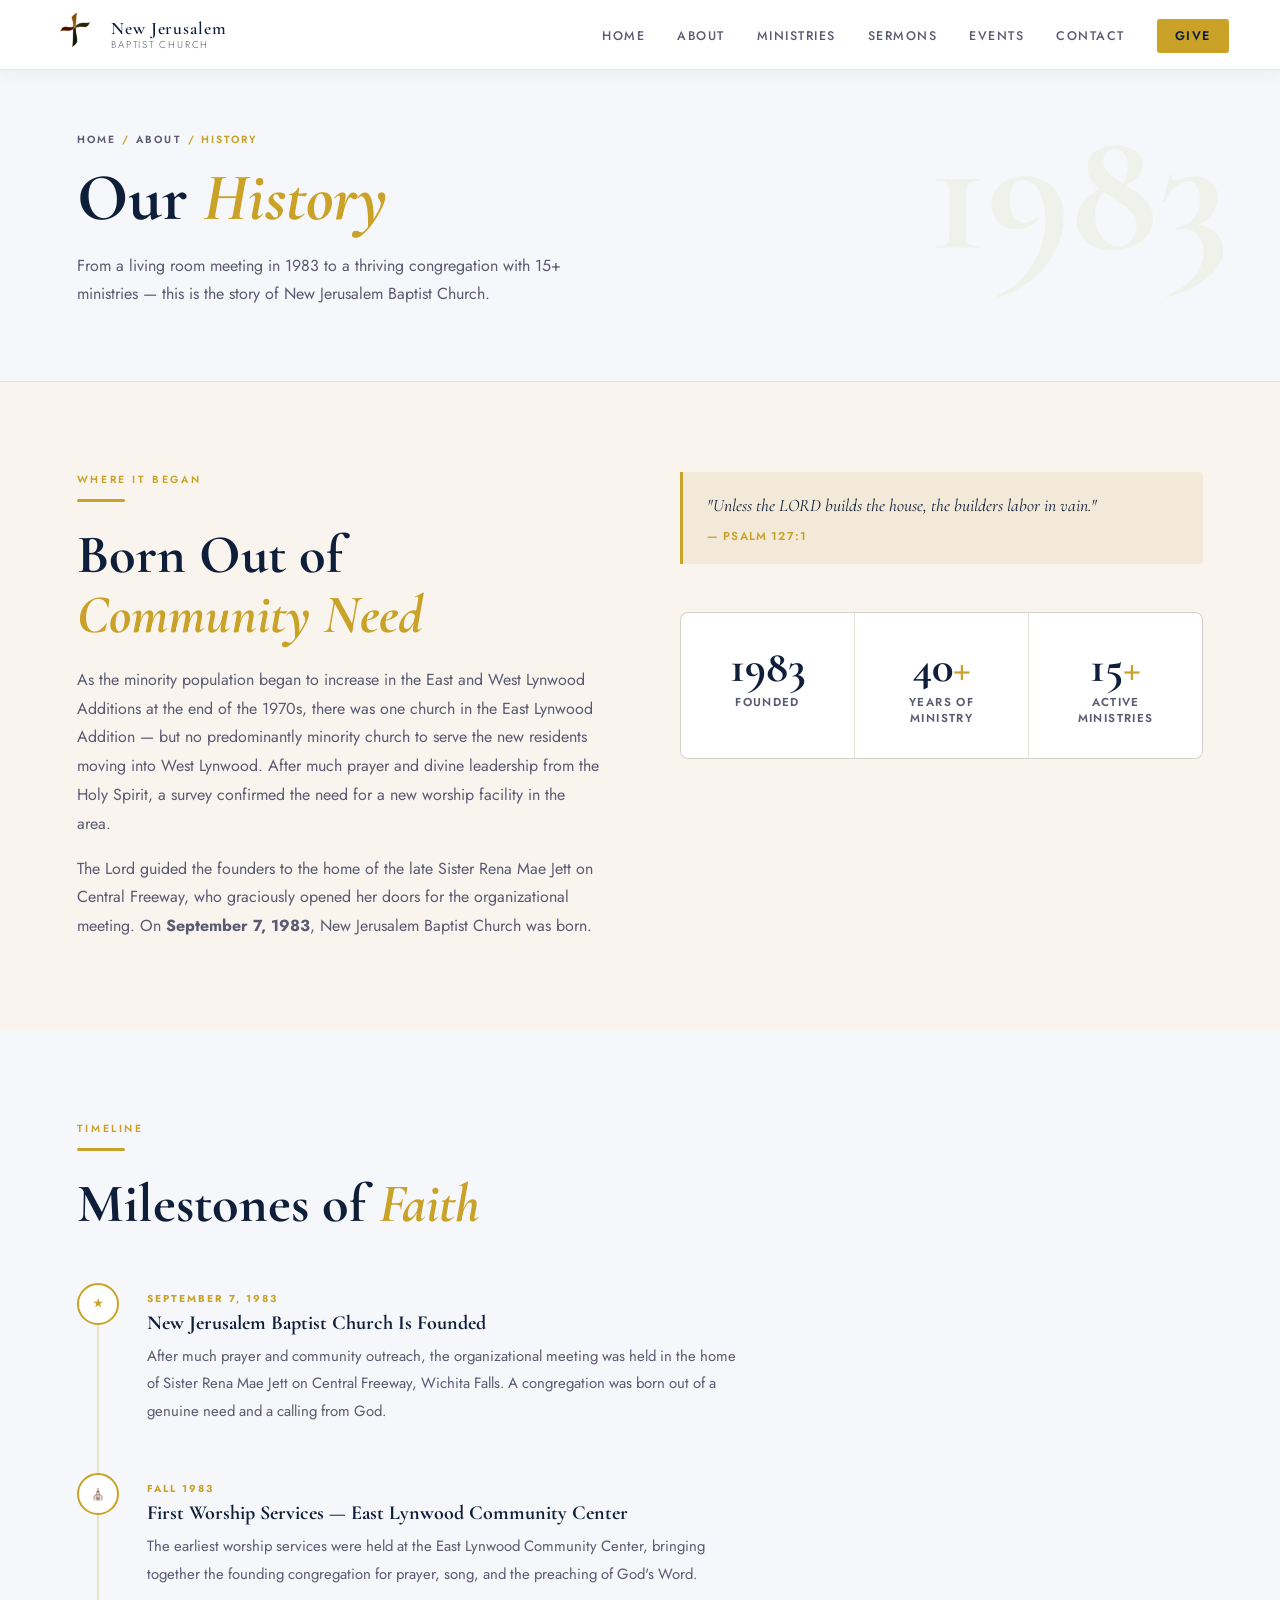
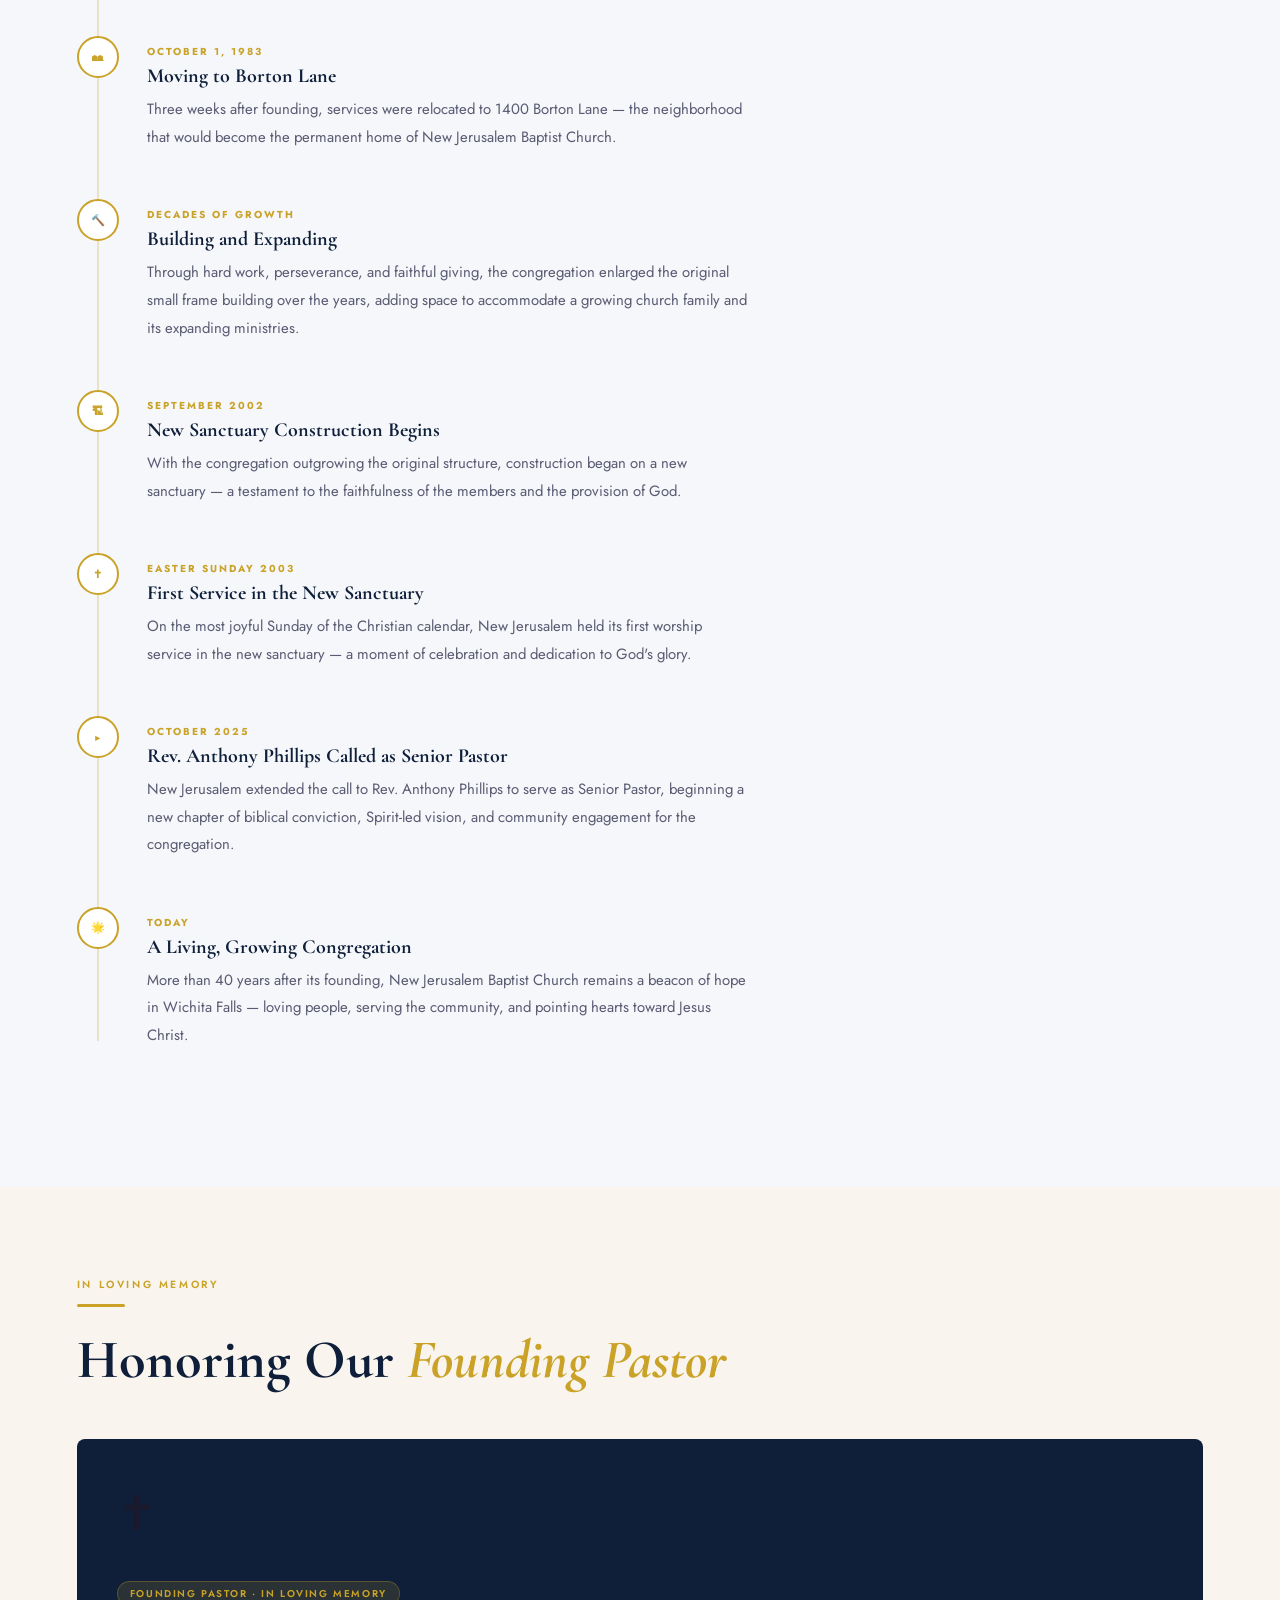
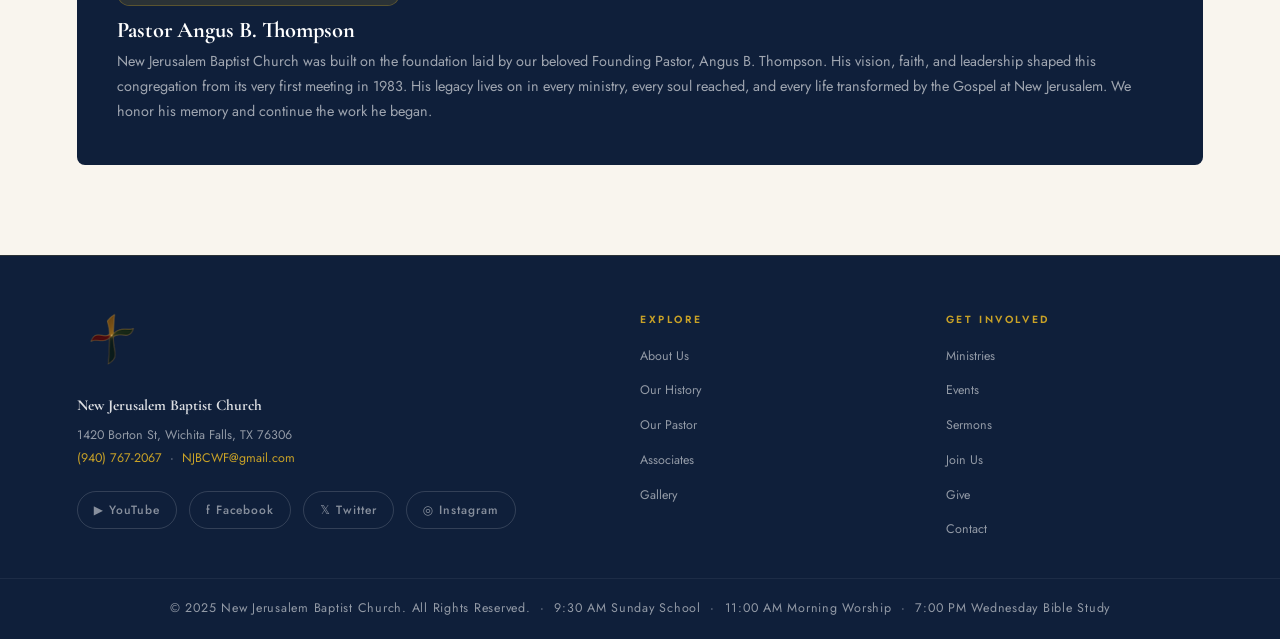
<file: history.html>
<!DOCTYPE html>
<html lang="en">
<head>
  <meta charset="UTF-8" /><meta name="viewport" content="width=device-width, initial-scale=1.0" />
  <title>History — New Jerusalem Baptist Church</title>
  <link rel="preconnect" href="https://fonts.googleapis.com" />
  <link rel="preconnect" href="https://fonts.gstatic.com" crossorigin />
  <link href="https://fonts.googleapis.com/css2?family=Cormorant+Garamond:ital,wght@0,400;0,600;0,700;1,400;1,600&family=Jost:wght@300;400;500;600&display=swap" rel="stylesheet" />
  <link rel="stylesheet" href="css/styles.css" />
  <style>
    .page-header::before { content: '1983'; }

    .timeline { position: relative; margin-top: 48px; }
    .timeline::before { content: ''; position: absolute; left: 20px; top: 8px; bottom: 8px; width: 2px; background: var(--gold-border); }
    .t-item { display: flex; gap: 28px; margin-bottom: 48px; }
    .t-dot {
      flex-shrink: 0; width: 42px; height: 42px;
      background: var(--white); border: 2px solid var(--gold);
      border-radius: 50%; display: flex; align-items: center; justify-content: center;
      font-family: 'Cormorant Garamond', serif; font-size: 0.7rem; font-weight: 700;
      color: var(--gold); z-index: 1;
    }
    .t-content { padding-top: 8px; }
    .t-year { font-size: 0.63rem; font-weight: 700; letter-spacing: 0.2em; text-transform: uppercase; color: var(--gold); margin-bottom: 5px; }
    .t-title { font-family: 'Cormorant Garamond', serif; font-size: 1.25rem; font-weight: 700; color: var(--navy); margin-bottom: 8px; }
    .t-body { font-size: 0.93rem; line-height: 1.85; color: var(--muted); max-width: 600px; }

    .founder-card {
      background: var(--navy); border-radius: 8px; padding: 40px;
      display: flex; gap: 32px; align-items: center; flex-wrap: wrap;
      margin-top: 48px;
    }
    .founder-icon { font-size: 3rem; flex-shrink: 0; }
    .founder-card h3 { font-family: 'Cormorant Garamond', serif; font-size: 1.4rem; font-weight: 700; color: var(--white); margin-bottom: 6px; }
    .founder-card p  { font-size: 0.9rem; line-height: 1.75; color: rgba(255,255,255,0.6); }
    .founder-badge { display: inline-block; background: rgba(201,162,39,0.15); border: 1px solid rgba(201,162,39,0.3); color: var(--gold); font-size: 0.62rem; font-weight: 600; letter-spacing: 0.16em; text-transform: uppercase; padding: 4px 12px; border-radius: 50px; margin-bottom: 10px; }

    .stat-row { display: grid; grid-template-columns: repeat(auto-fill, minmax(160px, 1fr)); gap: 1px; background: var(--border); border: 1px solid var(--border); border-radius: 8px; overflow: hidden; margin-top: 48px; }
    .stat-box { background: var(--white); padding: 32px 24px; text-align: center; }
    .stat-num  { font-family: 'Cormorant Garamond', serif; font-size: 2.8rem; font-weight: 700; color: var(--navy); line-height: 1; }
    .stat-num span { color: var(--gold); }
    .stat-label { font-size: 0.72rem; font-weight: 600; letter-spacing: 0.12em; text-transform: uppercase; color: var(--muted); margin-top: 4px; }
  </style>
</head>
<body>
<div id="site-nav"></div>

<div class="page-header">
  <div class="breadcrumb"><a href="index.html">Home</a> / <a href="about.html">About</a> / History</div>
  <h1>Our <em>History</em></h1>
  <p>From a living room meeting in 1983 to a thriving congregation with 15+ ministries — this is the story of New Jerusalem Baptist Church.</p>
</div>

<section class="section">
  <div class="two-col top">
    <div class="reveal">
      <span class="tag">Where It Began</span>
      <div class="gold-bar"></div>
      <h2 class="section-title">Born Out of<br><em>Community Need</em></h2>
      <p class="body-text">
        As the minority population began to increase in the East and West Lynwood Additions at the end of the 1970s, there was one church in the East Lynwood Addition — but no predominantly minority church to serve the new residents moving into West Lynwood. After much prayer and divine leadership from the Holy Spirit, a survey confirmed the need for a new worship facility in the area.
      </p>
      <p class="body-text" style="margin-top:16px;">
        The Lord guided the founders to the home of the late Sister Rena Mae Jett on Central Freeway, who graciously opened her doors for the organizational meeting. On <strong>September 7, 1983</strong>, New Jerusalem Baptist Church was born.
      </p>
    </div>
    <div class="reveal" style="transition-delay:0.12s;">
      <div class="scripture-block" style="margin-bottom:24px;">
        <p>"Unless the LORD builds the house, the builders labor in vain."</p>
        <cite>— Psalm 127:1</cite>
      </div>
      <div class="stat-row">
        <div class="stat-box"><div class="stat-num">1983</div><div class="stat-label">Founded</div></div>
        <div class="stat-box"><div class="stat-num">40<span>+</span></div><div class="stat-label">Years of Ministry</div></div>
        <div class="stat-box"><div class="stat-num">15<span>+</span></div><div class="stat-label">Active Ministries</div></div>
      </div>
    </div>
  </div>
</section>

<section class="section section-alt">
  <div class="reveal">
    <span class="tag">Timeline</span>
    <div class="gold-bar"></div>
    <h2 class="section-title">Milestones of <em>Faith</em></h2>
  </div>
  <div class="timeline">
    <div class="t-item reveal" style="transition-delay:0.05s">
      <div class="t-dot">★</div>
      <div class="t-content">
        <div class="t-year">September 7, 1983</div>
        <div class="t-title">New Jerusalem Baptist Church Is Founded</div>
        <div class="t-body">After much prayer and community outreach, the organizational meeting was held in the home of Sister Rena Mae Jett on Central Freeway, Wichita Falls. A congregation was born out of a genuine need and a calling from God.</div>
      </div>
    </div>
    <div class="t-item reveal" style="transition-delay:0.1s">
      <div class="t-dot">⛪</div>
      <div class="t-content">
        <div class="t-year">Fall 1983</div>
        <div class="t-title">First Worship Services — East Lynwood Community Center</div>
        <div class="t-body">The earliest worship services were held at the East Lynwood Community Center, bringing together the founding congregation for prayer, song, and the preaching of God's Word.</div>
      </div>
    </div>
    <div class="t-item reveal" style="transition-delay:0.15s">
      <div class="t-dot">🏘</div>
      <div class="t-content">
        <div class="t-year">October 1, 1983</div>
        <div class="t-title">Moving to Borton Lane</div>
        <div class="t-body">Three weeks after founding, services were relocated to 1400 Borton Lane — the neighborhood that would become the permanent home of New Jerusalem Baptist Church.</div>
      </div>
    </div>
    <div class="t-item reveal" style="transition-delay:0.2s">
      <div class="t-dot">🔨</div>
      <div class="t-content">
        <div class="t-year">Decades of Growth</div>
        <div class="t-title">Building and Expanding</div>
        <div class="t-body">Through hard work, perseverance, and faithful giving, the congregation enlarged the original small frame building over the years, adding space to accommodate a growing church family and its expanding ministries.</div>
      </div>
    </div>
    <div class="t-item reveal" style="transition-delay:0.25s">
      <div class="t-dot">🏗</div>
      <div class="t-content">
        <div class="t-year">September 2002</div>
        <div class="t-title">New Sanctuary Construction Begins</div>
        <div class="t-body">With the congregation outgrowing the original structure, construction began on a new sanctuary — a testament to the faithfulness of the members and the provision of God.</div>
      </div>
    </div>
    <div class="t-item reveal" style="transition-delay:0.3s">
      <div class="t-dot">✝</div>
      <div class="t-content">
        <div class="t-year">Easter Sunday 2003</div>
        <div class="t-title">First Service in the New Sanctuary</div>
        <div class="t-body">On the most joyful Sunday of the Christian calendar, New Jerusalem held its first worship service in the new sanctuary — a moment of celebration and dedication to God's glory.</div>
      </div>
    </div>
    <div class="t-item reveal" style="transition-delay:0.35s">
      <div class="t-dot">▶</div>
      <div class="t-content">
        <div class="t-year">October 2025</div>
        <div class="t-title">Rev. Anthony Phillips Called as Senior Pastor</div>
        <div class="t-body">New Jerusalem extended the call to Rev. Anthony Phillips to serve as Senior Pastor, beginning a new chapter of biblical conviction, Spirit-led vision, and community engagement for the congregation.</div>
      </div>
    </div>
    <div class="t-item reveal" style="transition-delay:0.4s">
      <div class="t-dot">🌟</div>
      <div class="t-content">
        <div class="t-year">Today</div>
        <div class="t-title">A Living, Growing Congregation</div>
        <div class="t-body">More than 40 years after its founding, New Jerusalem Baptist Church remains a beacon of hope in Wichita Falls — loving people, serving the community, and pointing hearts toward Jesus Christ.</div>
      </div>
    </div>
  </div>
</section>

<section class="section section-cream">
  <div class="reveal">
    <span class="tag">In Loving Memory</span>
    <div class="gold-bar"></div>
    <h2 class="section-title">Honoring Our <em>Founding Pastor</em></h2>
  </div>
  <div class="founder-card reveal" style="transition-delay:0.1s">
    <div class="founder-icon">✝</div>
    <div>
      <div class="founder-badge">Founding Pastor · In Loving Memory</div>
      <h3>Pastor Angus B. Thompson</h3>
      <p>New Jerusalem Baptist Church was built on the foundation laid by our beloved Founding Pastor, Angus B. Thompson. His vision, faith, and leadership shaped this congregation from its very first meeting in 1983. His legacy lives on in every ministry, every soul reached, and every life transformed by the Gospel at New Jerusalem. We honor his memory and continue the work he began.</p>
    </div>
  </div>
</section>

<div id="site-footer"></div>
<script src="js/layout.js"></script>
</body>
</html>
</file>
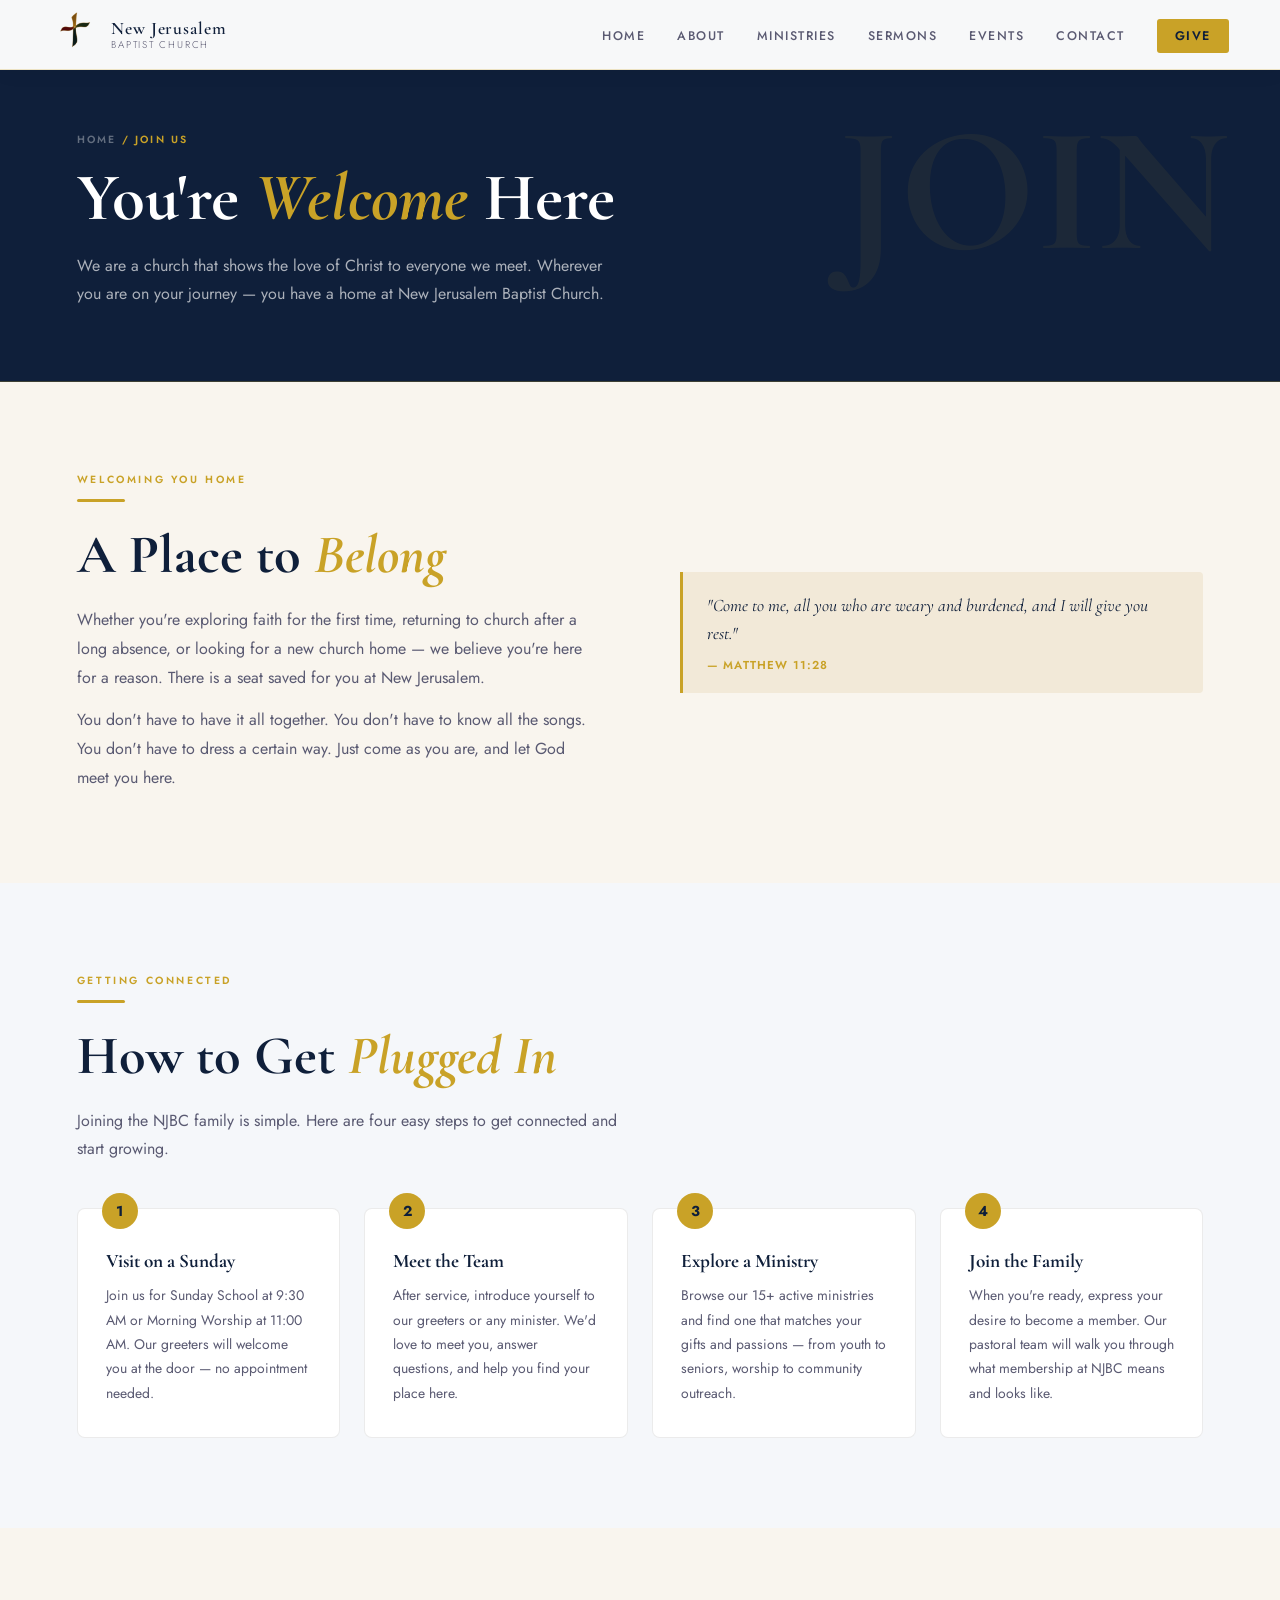
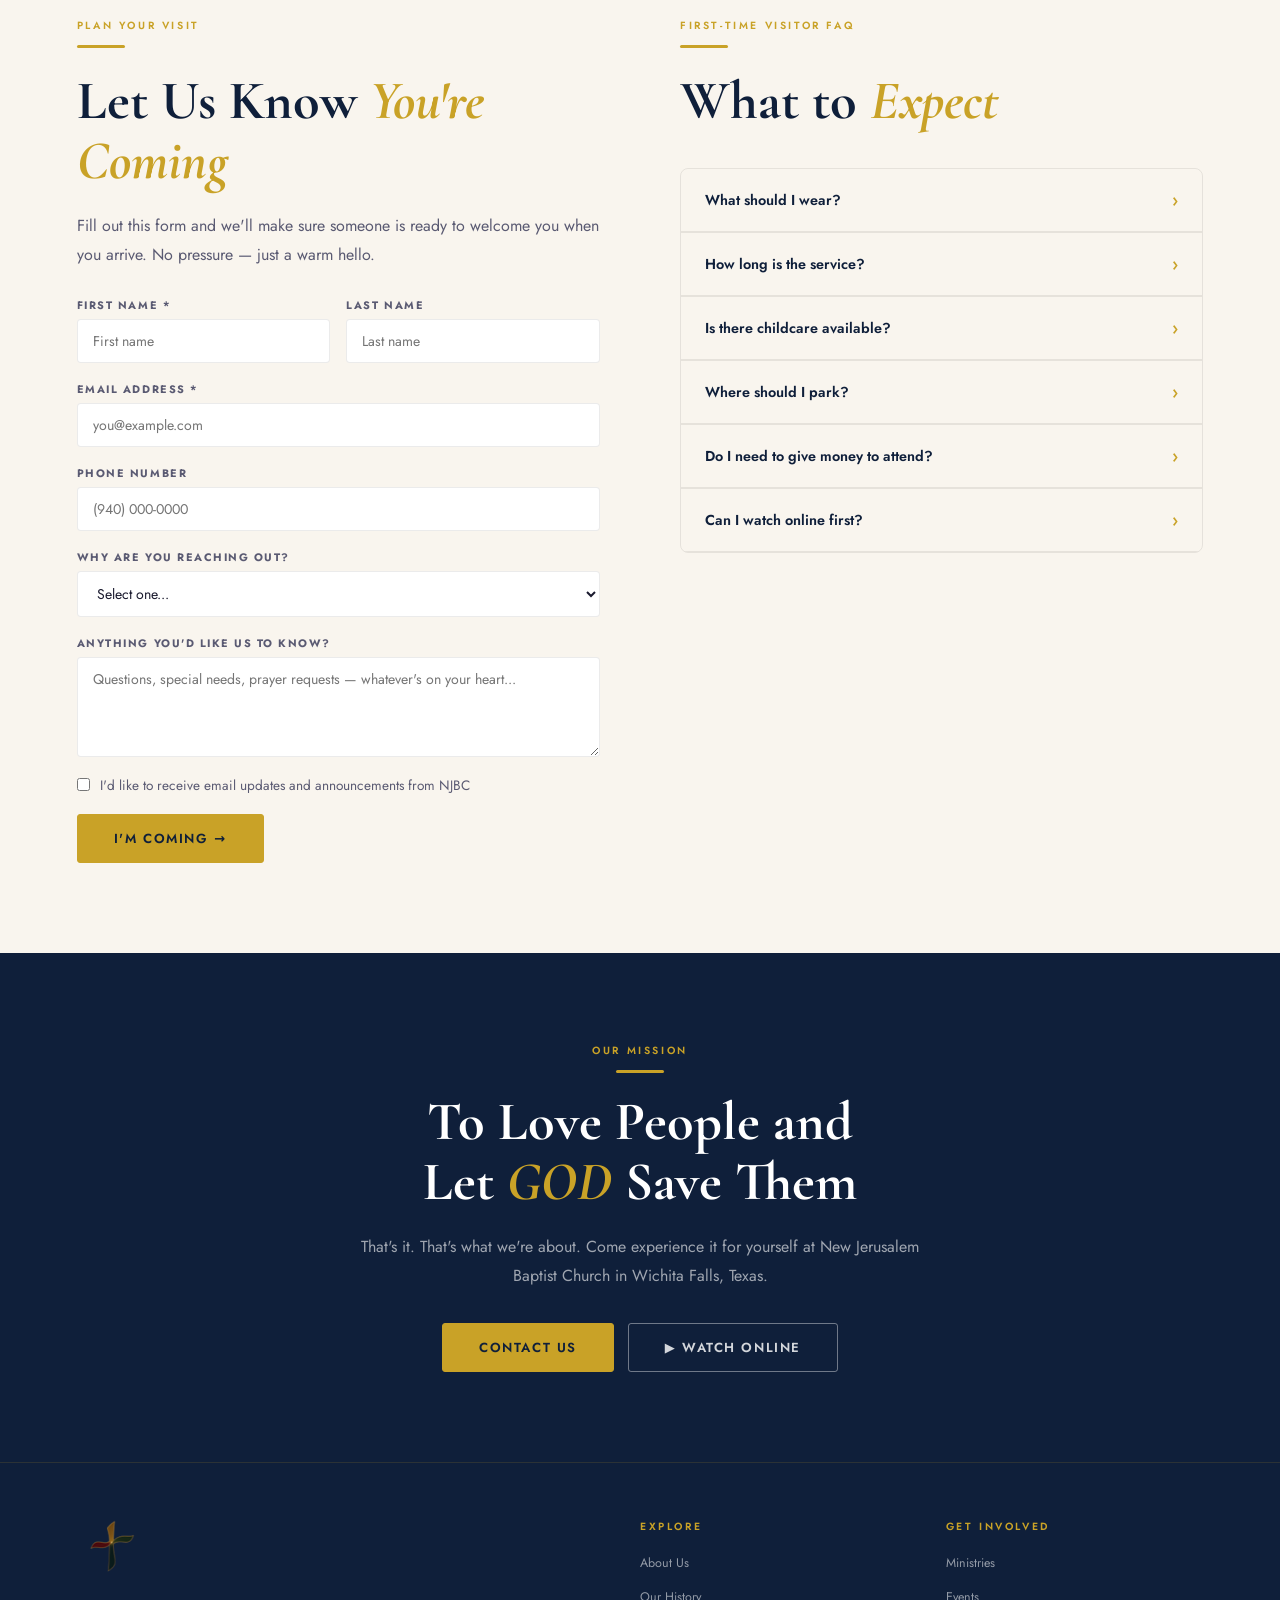
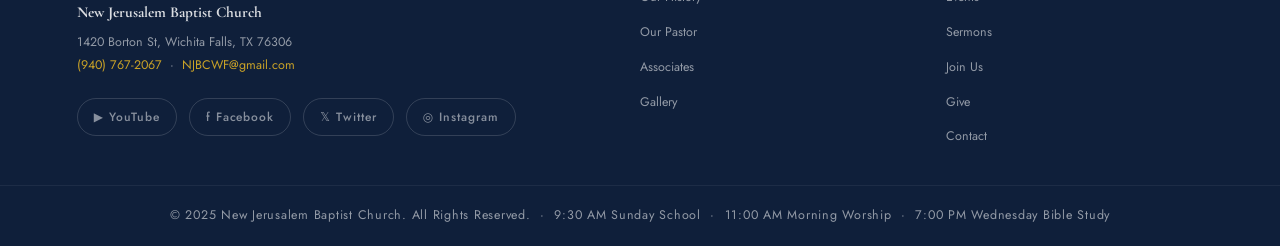
<file: join.html>
<!DOCTYPE html>
<html lang="en">
<head>
  <meta charset="UTF-8" /><meta name="viewport" content="width=device-width, initial-scale=1.0" />
  <title>Join Us — New Jerusalem Baptist Church</title>
  <link rel="preconnect" href="https://fonts.googleapis.com" />
  <link rel="preconnect" href="https://fonts.gstatic.com" crossorigin />
  <link href="https://fonts.googleapis.com/css2?family=Cormorant+Garamond:ital,wght@0,400;0,600;0,700;1,400;1,600&family=Jost:wght@300;400;500;600&display=swap" rel="stylesheet" />
  <link rel="stylesheet" href="css/styles.css" />
  <style>
    .page-header.dark::before { content: 'JOIN'; }

    .steps-grid { display: grid; grid-template-columns: repeat(auto-fill,minmax(240px,1fr)); gap: 24px; margin-top: 44px; }
    .step-card { background: var(--white); border: 1px solid var(--border); border-radius: 8px; padding: 32px 28px; position: relative; }
    .step-num { position: absolute; top: -16px; left: 24px; width: 36px; height: 36px; background: var(--gold); border-radius: 50%; display: flex; align-items: center; justify-content: center; font-weight: 700; font-size: 0.9rem; color: var(--navy); }
    .step-title { font-family: 'Cormorant Garamond', serif; font-size: 1.2rem; font-weight: 700; color: var(--navy); margin-bottom: 10px; margin-top: 8px; }
    .step-desc { font-size: 0.87rem; line-height: 1.75; color: var(--muted); }

    /* Visitor form */
    .visitor-form { display: flex; flex-direction: column; gap: 18px; }
    .form-row { display: grid; grid-template-columns: 1fr 1fr; gap: 16px; }
    .form-group { display: flex; flex-direction: column; gap: 6px; }
    .form-group label { font-size: 0.68rem; font-weight: 700; letter-spacing: 0.14em; text-transform: uppercase; color: var(--muted); }
    .form-group input, .form-group select, .form-group textarea {
      padding: 11px 15px; border: 1px solid var(--border); border-radius: 4px;
      font-family: 'Jost', sans-serif; font-size: 0.88rem; color: var(--text);
      background: var(--white); outline: none; transition: border-color 0.2s, box-shadow 0.2s;
    }
    .form-group input:focus, .form-group select:focus, .form-group textarea:focus { border-color: var(--gold); box-shadow: 0 0 0 3px rgba(201,162,39,0.1); }
    .form-group textarea { resize: vertical; min-height: 100px; }
    .check-row { display: flex; align-items: flex-start; gap: 10px; }
    .check-row input[type=checkbox] { margin-top: 3px; accent-color: var(--gold); }
    .check-row label { font-size: 0.85rem; color: var(--muted); line-height: 1.55; cursor: pointer; }
    .form-success { display: none; padding: 18px 20px; background: rgba(39,174,96,0.08); border: 1px solid rgba(39,174,96,0.3); border-radius: 6px; color: #1a7a45; font-size: 0.88rem; }
    .form-success.show { display: block; }

    /* FAQ mini */
    .faq-mini { display: flex; flex-direction: column; gap: 0; border: 1px solid var(--border); border-radius: 8px; overflow: hidden; margin-top: 36px; }
    .faq-q { width: 100%; text-align: left; background: none; border: none; border-bottom: 1px solid var(--border); cursor: pointer; display: flex; justify-content: space-between; align-items: center; padding: 18px 24px; font-family: 'Jost', sans-serif; font-size: 0.9rem; font-weight: 600; color: var(--navy); gap: 12px; }
    .faq-q:last-child { border-bottom: none; }
    .faq-q:hover { background: var(--light); }
    .faq-arrow { color: var(--gold); transition: transform 0.3s; font-size: 1.1rem; flex-shrink: 0; }
    .faq-a { max-height: 0; overflow: hidden; transition: max-height 0.35s ease, padding 0.35s; padding: 0 24px; font-size: 0.88rem; line-height: 1.8; color: var(--muted); }
    .faq-item.open .faq-a { max-height: 200px; padding: 0 24px 18px; }
    .faq-item.open .faq-arrow { transform: rotate(90deg); }

    @media (max-width: 860px) { .form-row { grid-template-columns: 1fr; } }
  </style>
</head>
<body>
<div id="site-nav"></div>

<div class="page-header dark">
  <div class="breadcrumb"><a href="index.html">Home</a> / Join Us</div>
  <h1>You're <em>Welcome</em> Here</h1>
  <p>We are a church that shows the love of Christ to everyone we meet. Wherever you are on your journey — you have a home at New Jerusalem Baptist Church.</p>
</div>

<!-- WELCOMING MESSAGE -->
<section class="section section-cream">
  <div class="two-col reveal">
    <div>
      <span class="tag">Welcoming You Home</span>
      <div class="gold-bar"></div>
      <h2 class="section-title">A Place to <em>Belong</em></h2>
      <p class="body-text">Whether you're exploring faith for the first time, returning to church after a long absence, or looking for a new church home — we believe you're here for a reason. There is a seat saved for you at New Jerusalem.</p>
      <p class="body-text" style="margin-top:14px;">You don't have to have it all together. You don't have to know all the songs. You don't have to dress a certain way. Just come as you are, and let God meet you here.</p>
    </div>
    <div class="scripture-block reveal" style="transition-delay:0.12s">
      <p>"Come to me, all you who are weary and burdened, and I will give you rest."</p>
      <cite>— Matthew 11:28</cite>
    </div>
  </div>
</section>

<!-- STEPS -->
<section class="section section-alt">
  <div class="reveal">
    <span class="tag">Getting Connected</span>
    <div class="gold-bar"></div>
    <h2 class="section-title">How to Get <em>Plugged In</em></h2>
    <p class="body-text">Joining the NJBC family is simple. Here are four easy steps to get connected and start growing.</p>
  </div>
  <div class="steps-grid">
    <div class="step-card reveal" style="transition-delay:0.05s">
      <div class="step-num">1</div>
      <div class="step-title">Visit on a Sunday</div>
      <div class="step-desc">Join us for Sunday School at 9:30 AM or Morning Worship at 11:00 AM. Our greeters will welcome you at the door — no appointment needed.</div>
    </div>
    <div class="step-card reveal" style="transition-delay:0.1s">
      <div class="step-num">2</div>
      <div class="step-title">Meet the Team</div>
      <div class="step-desc">After service, introduce yourself to our greeters or any minister. We'd love to meet you, answer questions, and help you find your place here.</div>
    </div>
    <div class="step-card reveal" style="transition-delay:0.15s">
      <div class="step-num">3</div>
      <div class="step-title">Explore a Ministry</div>
      <div class="step-desc">Browse our 15+ active ministries and find one that matches your gifts and passions — from youth to seniors, worship to community outreach.</div>
    </div>
    <div class="step-card reveal" style="transition-delay:0.2s">
      <div class="step-num">4</div>
      <div class="step-title">Join the Family</div>
      <div class="step-desc">When you're ready, express your desire to become a member. Our pastoral team will walk you through what membership at NJBC means and looks like.</div>
    </div>
  </div>
</section>

<!-- VISITOR FORM -->
<section class="section">
  <div class="two-col top">
    <div class="reveal">
      <span class="tag">Plan Your Visit</span>
      <div class="gold-bar"></div>
      <h2 class="section-title">Let Us Know <em>You're Coming</em></h2>
      <p class="body-text" style="margin-bottom:28px;">Fill out this form and we'll make sure someone is ready to welcome you when you arrive. No pressure — just a warm hello.</p>

      <div id="joinSuccess" class="form-success">
        ✅ We can't wait to meet you! A member of our team will be in touch. God bless you.
      </div>

      <form class="visitor-form" id="joinForm" onsubmit="handleJoin(event)">
        <div class="form-row">
          <div class="form-group">
            <label for="jFirst">First Name *</label>
            <input type="text" id="jFirst" required placeholder="First name" />
          </div>
          <div class="form-group">
            <label for="jLast">Last Name</label>
            <input type="text" id="jLast" placeholder="Last name" />
          </div>
        </div>
        <div class="form-group">
          <label for="jEmail">Email Address *</label>
          <input type="email" id="jEmail" required placeholder="you@example.com" />
        </div>
        <div class="form-group">
          <label for="jPhone">Phone Number</label>
          <input type="tel" id="jPhone" placeholder="(940) 000-0000" />
        </div>
        <div class="form-group">
          <label for="jReason">Why are you reaching out?</label>
          <select id="jReason">
            <option value="">Select one...</option>
            <option>First-time visitor</option>
            <option>Returning to church</option>
            <option>Looking for a church home</option>
            <option>Interested in membership</option>
            <option>Interested in a ministry</option>
            <option>Just want more info</option>
          </select>
        </div>
        <div class="form-group">
          <label for="jNotes">Anything you'd like us to know?</label>
          <textarea id="jNotes" placeholder="Questions, special needs, prayer requests — whatever's on your heart..."></textarea>
        </div>
        <div class="check-row">
          <input type="checkbox" id="jEmail2" />
          <label for="jEmail2">I'd like to receive email updates and announcements from NJBC</label>
        </div>
        <button type="submit" class="btn btn-gold" style="align-self:flex-start;">I'm Coming →</button>
      </form>
    </div>

    <!-- FAQ -->
    <div class="reveal" style="transition-delay:0.12s">
      <span class="tag">First-Time Visitor FAQ</span>
      <div class="gold-bar"></div>
      <h2 class="section-title">What to <em>Expect</em></h2>

      <div class="faq-mini">
        <div class="faq-item">
          <button class="faq-q">What should I wear? <span class="faq-arrow">›</span></button>
          <div class="faq-a">Come as you are. There is no dress code at New Jerusalem. Some members dress formally, others casually — all are welcome exactly as they are.</div>
        </div>
        <div class="faq-item">
          <button class="faq-q">How long is the service? <span class="faq-arrow">›</span></button>
          <div class="faq-a">Morning Worship typically runs about 90 minutes. Sunday School at 9:30 AM is about 45 minutes. You're welcome to come to one or both.</div>
        </div>
        <div class="faq-item">
          <button class="faq-q">Is there childcare available? <span class="faq-arrow">›</span></button>
          <div class="faq-a">Yes! A nursery is available for newborns through age 5, and Children's Church is offered for ages 6–11 during the 11 AM service.</div>
        </div>
        <div class="faq-item">
          <button class="faq-q">Where should I park? <span class="faq-arrow">›</span></button>
          <div class="faq-a">Parking is available at 1420 Borton St, Wichita Falls, TX 76306. Our greeters and parking team will help you find a spot.</div>
        </div>
        <div class="faq-item">
          <button class="faq-q">Do I need to give money to attend? <span class="faq-arrow">›</span></button>
          <div class="faq-a">Absolutely not. Giving is an act of worship for members who choose to participate — never a requirement for visitors or guests. Come and be blessed.</div>
        </div>
        <div class="faq-item">
          <button class="faq-q">Can I watch online first? <span class="faq-arrow">›</span></button>
          <div class="faq-a">Yes! We stream Sunday Morning Worship live at 11 AM on YouTube at <a href="http://www.youtube.com/@NJBCWF" target="_blank" style="color:var(--gold);">youtube.com/@NJBCWF</a>. Watch from home before visiting in person.</div>
        </div>
      </div>
    </div>
  </div>
</section>

<section class="section section-navy">
  <div class="reveal" style="text-align:center;max-width:620px;margin:0 auto;">
    <span class="tag">Our Mission</span>
    <div class="gold-bar" style="margin:0 auto 20px;"></div>
    <h2 class="section-title" style="text-align:center;">To Love People and<br>Let <em>GOD</em> Save Them</h2>
    <p class="body-text" style="margin:0 auto;text-align:center;margin-top:10px;">That's it. That's what we're about. Come experience it for yourself at New Jerusalem Baptist Church in Wichita Falls, Texas.</p>
    <div style="display:flex;gap:14px;justify-content:center;flex-wrap:wrap;margin-top:32px;">
      <a href="contact.html" class="btn btn-gold">Contact Us</a>
      <a href="http://www.youtube.com/@NJBCWF" target="_blank" class="btn btn-outline-light">▶ Watch Online</a>
    </div>
  </div>
</section>

<div id="site-footer"></div>
<script src="js/layout.js"></script>
<script>
  function handleJoin(e) {
    e.preventDefault();
    document.getElementById('joinSuccess').classList.add('show');
    document.getElementById('joinForm').reset();
    document.getElementById('joinSuccess').scrollIntoView({ behavior: 'smooth', block: 'nearest' });
  }
  document.querySelectorAll('.faq-q').forEach(btn => {
    btn.addEventListener('click', () => {
      const item = btn.parentElement;
      const was = item.classList.contains('open');
      document.querySelectorAll('.faq-item').forEach(i => i.classList.remove('open'));
      if (!was) item.classList.add('open');
    });
  });
</script>
</body>
</html>
</file>
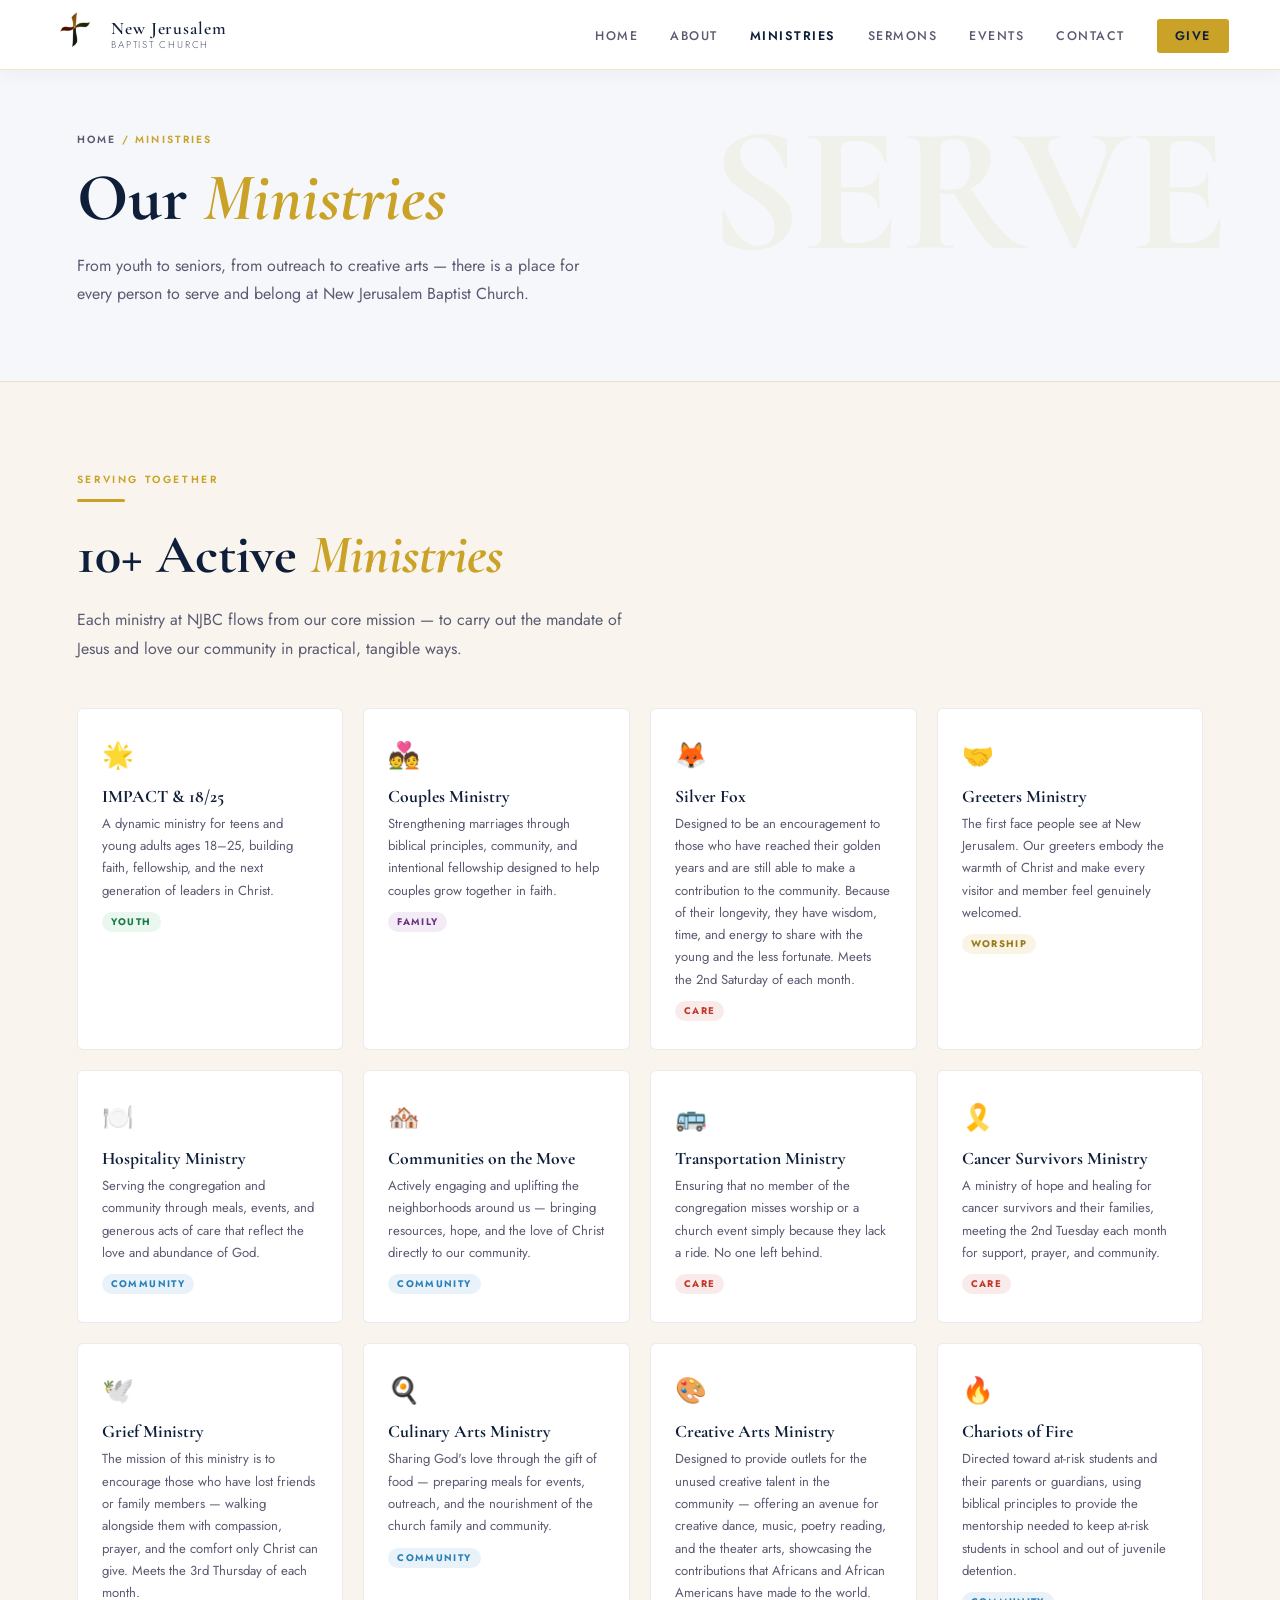
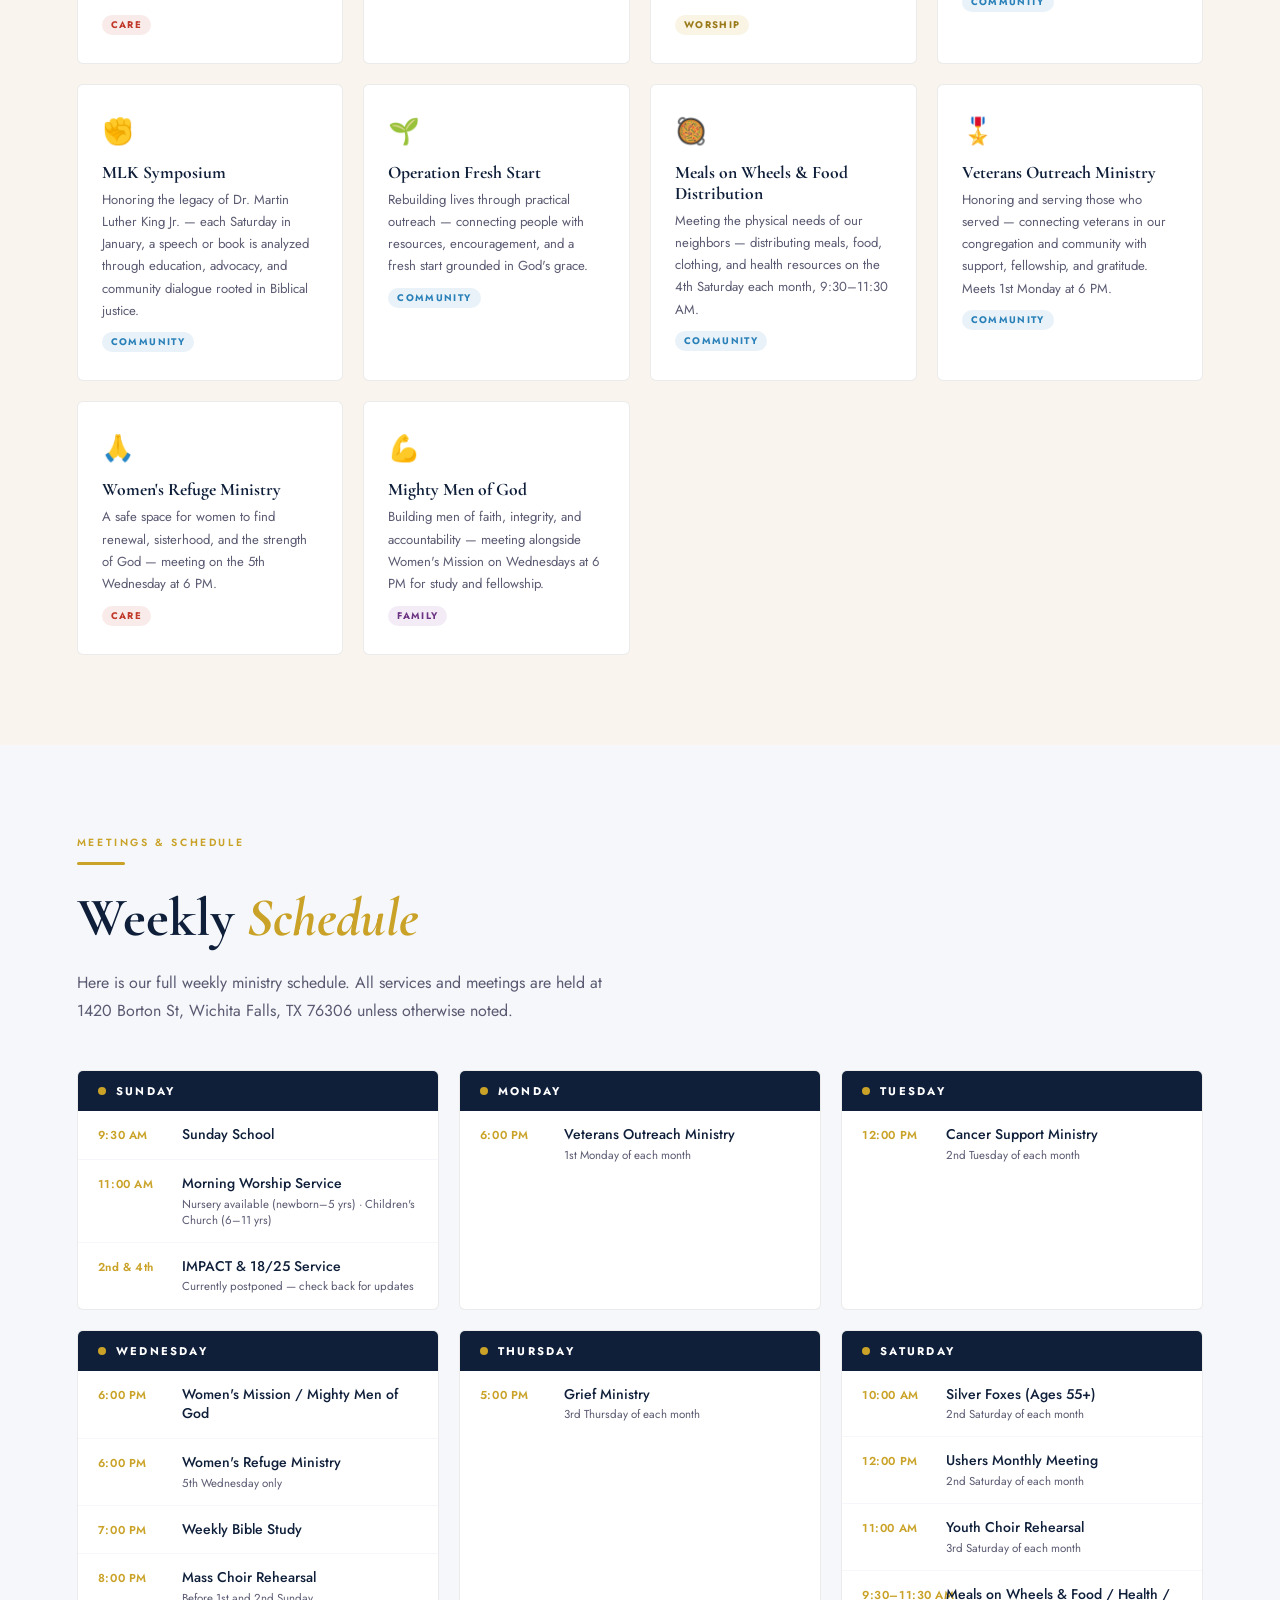
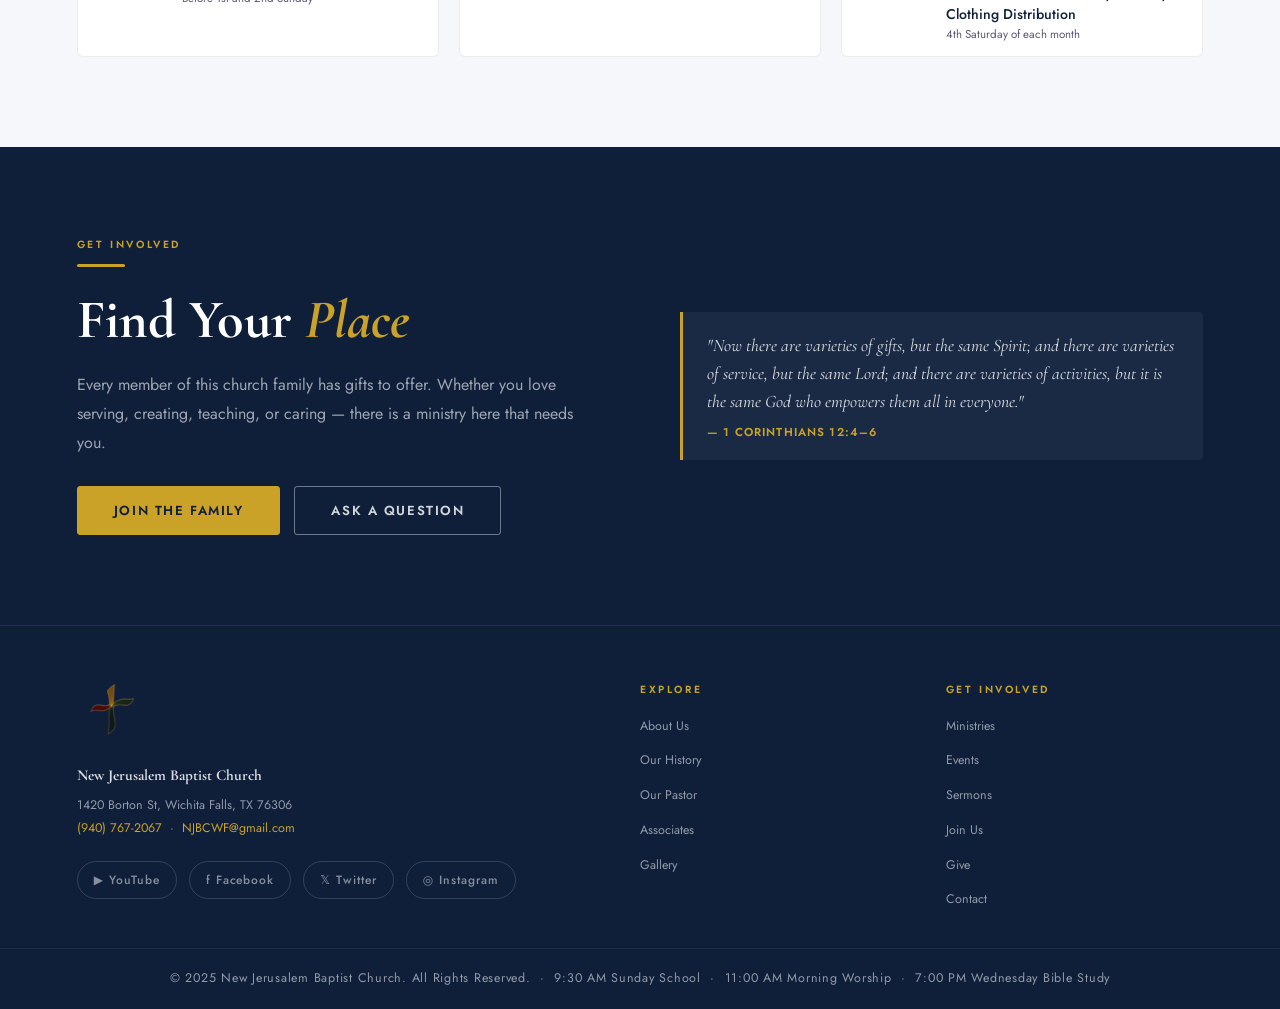
<file: ministries.html>
<!DOCTYPE html>
<html lang="en">
<head>
  <meta charset="UTF-8" /><meta name="viewport" content="width=device-width, initial-scale=1.0" />
  <title>Ministries — New Jerusalem Baptist Church</title>
  <link rel="preconnect" href="https://fonts.googleapis.com" />
  <link rel="preconnect" href="https://fonts.gstatic.com" crossorigin />
  <link href="https://fonts.googleapis.com/css2?family=Cormorant+Garamond:ital,wght@0,400;0,600;0,700;1,400;1,600&family=Jost:wght@300;400;500;600&display=swap" rel="stylesheet" />
  <link rel="stylesheet" href="css/styles.css" />
  <style>
    .page-header::before { content: 'SERVE'; }

    /* Ministry cards grid */
    .min-grid { display: grid; grid-template-columns: repeat(auto-fill, minmax(240px,1fr)); gap: 20px; margin-top: 44px; }
    .min-card {
      background: var(--white); border: 1px solid var(--border); border-radius: 6px;
      padding: 28px 24px; transition: box-shadow 0.2s, transform 0.2s;
      position: relative; overflow: hidden;
    }
    .min-card::after { content:''; position:absolute; bottom:0; left:0; width:100%; height:2px; background:var(--gold); transform:scaleX(0); transform-origin:left; transition: transform 0.3s; }
    .min-card:hover { box-shadow: 0 8px 28px rgba(0,0,0,0.09); transform: translateY(-2px); }
    .min-card:hover::after { transform: scaleX(1); }
    .min-icon  { font-size: 1.6rem; margin-bottom: 12px; }
    .min-name  { font-family: 'Cormorant Garamond', serif; font-size: 1.1rem; font-weight: 700; color: var(--navy); margin-bottom: 6px; }
    .min-desc  { font-size: 0.82rem; line-height: 1.7; color: var(--muted); }
    .min-badge { display: inline-block; margin-top: 10px; font-size: 0.6rem; font-weight: 700; letter-spacing: 0.14em; text-transform: uppercase; padding: 3px 9px; border-radius: 50px; }
    .badge-community { background: rgba(41,128,185,0.1); color: #2980b9; }
    .badge-care      { background: rgba(192,57,43,0.1); color: #c0392b; }
    .badge-worship   { background: rgba(201,162,39,0.12); color: #9a7a1a; }
    .badge-youth     { background: rgba(39,174,96,0.1); color: #1a7a45; }
    .badge-family    { background: rgba(142,68,173,0.1); color: #6c3483; }

    /* Schedule */
    .schedule-wrap { display: grid; grid-template-columns: repeat(auto-fill, minmax(280px,1fr)); gap: 20px; margin-top: 44px; }
    .day-block { background: var(--white); border: 1px solid var(--border); border-radius: 6px; overflow: hidden; }
    .day-header { background: var(--navy); padding: 12px 20px; display: flex; align-items: center; gap: 10px; }
    .day-name { font-size: 0.7rem; font-weight: 700; letter-spacing: 0.2em; text-transform: uppercase; color: var(--white); }
    .day-dot { width: 8px; height: 8px; border-radius: 50%; background: var(--gold); }
    .day-events { padding: 0; }
    .day-event { display: flex; gap: 14px; padding: 14px 20px; border-bottom: 1px solid var(--light); align-items: flex-start; }
    .day-event:last-child { border-bottom: none; }
    .event-time { font-size: 0.72rem; font-weight: 600; color: var(--gold); white-space: nowrap; min-width: 70px; padding-top: 2px; }
    .event-name { font-size: 0.88rem; font-weight: 500; color: var(--navy); line-height: 1.4; }
    .event-note { font-size: 0.72rem; color: var(--muted); margin-top: 2px; }
  </style>
</head>
<body>
<div id="site-nav"></div>

<div class="page-header">
  <div class="breadcrumb"><a href="index.html">Home</a> / Ministries</div>
  <h1>Our <em>Ministries</em></h1>
  <p>From youth to seniors, from outreach to creative arts — there is a place for every person to serve and belong at New Jerusalem Baptist Church.</p>
</div>

<!-- MINISTRIES GRID -->
<section class="section">
  <div class="reveal">
    <span class="tag">Serving Together</span>
    <div class="gold-bar"></div>
    <h2 class="section-title">10+ Active <em>Ministries</em></h2>
    <p class="body-text">Each ministry at NJBC flows from our core mission — to carry out the mandate of Jesus and love our community in practical, tangible ways.</p>
  </div>

  <div class="min-grid">

    <div class="min-card reveal" style="transition-delay:0.03s">
      <div class="min-icon">🌟</div>
      <div class="min-name">IMPACT &amp; 18/25</div>
      <div class="min-desc">A dynamic ministry for teens and young adults ages 18–25, building faith, fellowship, and the next generation of leaders in Christ.</div>
      <span class="min-badge badge-youth">Youth</span>
    </div>

    <div class="min-card reveal" style="transition-delay:0.06s">
      <div class="min-icon">💑</div>
      <div class="min-name">Couples Ministry</div>
      <div class="min-desc">Strengthening marriages through biblical principles, community, and intentional fellowship designed to help couples grow together in faith.</div>
      <span class="min-badge badge-family">Family</span>
    </div>

    <div class="min-card reveal" style="transition-delay:0.09s">
      <div class="min-icon">🦊</div>
      <div class="min-name">Silver Fox</div>
      <div class="min-desc">Designed to be an encouragement to those who have reached their golden years and are still able to make a contribution to the community. Because of their longevity, they have wisdom, time, and energy to share with the young and the less fortunate. Meets the 2nd Saturday of each month.</div>
      <span class="min-badge badge-care">Care</span>
    </div>

    <div class="min-card reveal" style="transition-delay:0.12s">
      <div class="min-icon">🤝</div>
      <div class="min-name">Greeters Ministry</div>
      <div class="min-desc">The first face people see at New Jerusalem. Our greeters embody the warmth of Christ and make every visitor and member feel genuinely welcomed.</div>
      <span class="min-badge badge-worship">Worship</span>
    </div>

    <div class="min-card reveal" style="transition-delay:0.15s">
      <div class="min-icon">🍽️</div>
      <div class="min-name">Hospitality Ministry</div>
      <div class="min-desc">Serving the congregation and community through meals, events, and generous acts of care that reflect the love and abundance of God.</div>
      <span class="min-badge badge-community">Community</span>
    </div>

    <div class="min-card reveal" style="transition-delay:0.18s">
      <div class="min-icon">🏘️</div>
      <div class="min-name">Communities on the Move</div>
      <div class="min-desc">Actively engaging and uplifting the neighborhoods around us — bringing resources, hope, and the love of Christ directly to our community.</div>
      <span class="min-badge badge-community">Community</span>
    </div>

    <div class="min-card reveal" style="transition-delay:0.21s">
      <div class="min-icon">🚌</div>
      <div class="min-name">Transportation Ministry</div>
      <div class="min-desc">Ensuring that no member of the congregation misses worship or a church event simply because they lack a ride. No one left behind.</div>
      <span class="min-badge badge-care">Care</span>
    </div>

    <div class="min-card reveal" style="transition-delay:0.24s">
      <div class="min-icon">🎗️</div>
      <div class="min-name">Cancer Survivors Ministry</div>
      <div class="min-desc">A ministry of hope and healing for cancer survivors and their families, meeting the 2nd Tuesday each month for support, prayer, and community.</div>
      <span class="min-badge badge-care">Care</span>
    </div>

    <div class="min-card reveal" style="transition-delay:0.27s">
      <div class="min-icon">🕊️</div>
      <div class="min-name">Grief Ministry</div>
      <div class="min-desc">The mission of this ministry is to encourage those who have lost friends or family members — walking alongside them with compassion, prayer, and the comfort only Christ can give. Meets the 3rd Thursday of each month.</div>
      <span class="min-badge badge-care">Care</span>
    </div>

    <div class="min-card reveal" style="transition-delay:0.30s">
      <div class="min-icon">🍳</div>
      <div class="min-name">Culinary Arts Ministry</div>
      <div class="min-desc">Sharing God's love through the gift of food — preparing meals for events, outreach, and the nourishment of the church family and community.</div>
      <span class="min-badge badge-community">Community</span>
    </div>

    <div class="min-card reveal" style="transition-delay:0.33s">
      <div class="min-icon">🎨</div>
      <div class="min-name">Creative Arts Ministry</div>
      <div class="min-desc">Designed to provide outlets for the unused creative talent in the community — offering an avenue for creative dance, music, poetry reading, and the theater arts, showcasing the contributions that Africans and African Americans have made to the world.</div>
      <span class="min-badge badge-worship">Worship</span>
    </div>

    <div class="min-card reveal" style="transition-delay:0.36s">
      <div class="min-icon">🔥</div>
      <div class="min-name">Chariots of Fire</div>
      <div class="min-desc">Directed toward at-risk students and their parents or guardians, using biblical principles to provide the mentorship needed to keep at-risk students in school and out of juvenile detention.</div>
      <span class="min-badge badge-community">Community</span>
    </div>

    <div class="min-card reveal" style="transition-delay:0.39s">
      <div class="min-icon">✊</div>
      <div class="min-name">MLK Symposium</div>
      <div class="min-desc">Honoring the legacy of Dr. Martin Luther King Jr. — each Saturday in January, a speech or book is analyzed through education, advocacy, and community dialogue rooted in Biblical justice.</div>
      <span class="min-badge badge-community">Community</span>
    </div>

    <div class="min-card reveal" style="transition-delay:0.42s">
      <div class="min-icon">🌱</div>
      <div class="min-name">Operation Fresh Start</div>
      <div class="min-desc">Rebuilding lives through practical outreach — connecting people with resources, encouragement, and a fresh start grounded in God's grace.</div>
      <span class="min-badge badge-community">Community</span>
    </div>

    <div class="min-card reveal" style="transition-delay:0.45s">
      <div class="min-icon">🥘</div>
      <div class="min-name">Meals on Wheels &amp; Food Distribution</div>
      <div class="min-desc">Meeting the physical needs of our neighbors — distributing meals, food, clothing, and health resources on the 4th Saturday each month, 9:30–11:30 AM.</div>
      <span class="min-badge badge-community">Community</span>
    </div>

    <div class="min-card reveal" style="transition-delay:0.48s">
      <div class="min-icon">🎖️</div>
      <div class="min-name">Veterans Outreach Ministry</div>
      <div class="min-desc">Honoring and serving those who served — connecting veterans in our congregation and community with support, fellowship, and gratitude. Meets 1st Monday at 6 PM.</div>
      <span class="min-badge badge-community">Community</span>
    </div>

    <div class="min-card reveal" style="transition-delay:0.51s">
      <div class="min-icon">🙏</div>
      <div class="min-name">Women's Refuge Ministry</div>
      <div class="min-desc">A safe space for women to find renewal, sisterhood, and the strength of God — meeting on the 5th Wednesday at 6 PM.</div>
      <span class="min-badge badge-care">Care</span>
    </div>

    <div class="min-card reveal" style="transition-delay:0.54s">
      <div class="min-icon">💪</div>
      <div class="min-name">Mighty Men of God</div>
      <div class="min-desc">Building men of faith, integrity, and accountability — meeting alongside Women's Mission on Wednesdays at 6 PM for study and fellowship.</div>
      <span class="min-badge badge-family">Family</span>
    </div>

  </div>
</section>

<!-- WEEKLY SCHEDULE -->
<section class="section section-alt">
  <div class="reveal">
    <span class="tag">Meetings &amp; Schedule</span>
    <div class="gold-bar"></div>
    <h2 class="section-title">Weekly <em>Schedule</em></h2>
    <p class="body-text">Here is our full weekly ministry schedule. All services and meetings are held at 1420 Borton St, Wichita Falls, TX 76306 unless otherwise noted.</p>
  </div>

  <div class="schedule-wrap">

    <div class="day-block reveal" style="transition-delay:0.05s">
      <div class="day-header"><div class="day-dot"></div><div class="day-name">Sunday</div></div>
      <div class="day-events">
        <div class="day-event"><div class="event-time">9:30 AM</div><div><div class="event-name">Sunday School</div></div></div>
        <div class="day-event"><div class="event-time">11:00 AM</div><div><div class="event-name">Morning Worship Service</div><div class="event-note">Nursery available (newborn–5 yrs) · Children's Church (6–11 yrs)</div></div></div>
        <div class="day-event"><div class="event-time">2nd &amp; 4th</div><div><div class="event-name">IMPACT &amp; 18/25 Service</div><div class="event-note">Currently postponed — check back for updates</div></div></div>
      </div>
    </div>

    <div class="day-block reveal" style="transition-delay:0.1s">
      <div class="day-header"><div class="day-dot"></div><div class="day-name">Monday</div></div>
      <div class="day-events">
        <div class="day-event"><div class="event-time">6:00 PM</div><div><div class="event-name">Veterans Outreach Ministry</div><div class="event-note">1st Monday of each month</div></div></div>
      </div>
    </div>

    <div class="day-block reveal" style="transition-delay:0.15s">
      <div class="day-header"><div class="day-dot"></div><div class="day-name">Tuesday</div></div>
      <div class="day-events">
        <div class="day-event"><div class="event-time">12:00 PM</div><div><div class="event-name">Cancer Support Ministry</div><div class="event-note">2nd Tuesday of each month</div></div></div>
      </div>
    </div>

    <div class="day-block reveal" style="transition-delay:0.2s">
      <div class="day-header"><div class="day-dot"></div><div class="day-name">Wednesday</div></div>
      <div class="day-events">
        <div class="day-event"><div class="event-time">6:00 PM</div><div><div class="event-name">Women's Mission / Mighty Men of God</div></div></div>
        <div class="day-event"><div class="event-time">6:00 PM</div><div><div class="event-name">Women's Refuge Ministry</div><div class="event-note">5th Wednesday only</div></div></div>
        <div class="day-event"><div class="event-time">7:00 PM</div><div><div class="event-name">Weekly Bible Study</div></div></div>
        <div class="day-event"><div class="event-time">8:00 PM</div><div><div class="event-name">Mass Choir Rehearsal</div><div class="event-note">Before 1st and 2nd Sunday</div></div></div>
      </div>
    </div>

    <div class="day-block reveal" style="transition-delay:0.25s">
      <div class="day-header"><div class="day-dot"></div><div class="day-name">Thursday</div></div>
      <div class="day-events">
        <div class="day-event"><div class="event-time">5:00 PM</div><div><div class="event-name">Grief Ministry</div><div class="event-note">3rd Thursday of each month</div></div></div>
      </div>
    </div>

    <div class="day-block reveal" style="transition-delay:0.3s">
      <div class="day-header"><div class="day-dot"></div><div class="day-name">Saturday</div></div>
      <div class="day-events">
        <div class="day-event"><div class="event-time">10:00 AM</div><div><div class="event-name">Silver Foxes (Ages 55+)</div><div class="event-note">2nd Saturday of each month</div></div></div>
        <div class="day-event"><div class="event-time">12:00 PM</div><div><div class="event-name">Ushers Monthly Meeting</div><div class="event-note">2nd Saturday of each month</div></div></div>
        <div class="day-event"><div class="event-time">11:00 AM</div><div><div class="event-name">Youth Choir Rehearsal</div><div class="event-note">3rd Saturday of each month</div></div></div>
        <div class="day-event"><div class="event-time">9:30–11:30 AM</div><div><div><div class="event-name">Meals on Wheels &amp; Food / Health / Clothing Distribution</div><div class="event-note">4th Saturday of each month</div></div></div>
      </div>
    </div>

  </div>
</section>

<section class="section section-navy">
  <div class="two-col reveal">
    <div>
      <span class="tag">Get Involved</span>
      <div class="gold-bar"></div>
      <h2 class="section-title">Find Your <em>Place</em></h2>
      <p class="body-text">Every member of this church family has gifts to offer. Whether you love serving, creating, teaching, or caring — there is a ministry here that needs you.</p>
      <div style="display:flex;gap:14px;flex-wrap:wrap;margin-top:28px;">
        <a href="join.html" class="btn btn-gold">Join the Family</a>
        <a href="contact.html" class="btn btn-outline-light">Ask a Question</a>
      </div>
    </div>
    <div class="scripture-block reveal" style="transition-delay:0.12s;background:rgba(255,255,255,0.05);border-left-color:var(--gold);">
      <p style="color:rgba(255,255,255,0.85);">"Now there are varieties of gifts, but the same Spirit; and there are varieties of service, but the same Lord; and there are varieties of activities, but it is the same God who empowers them all in everyone."</p>
      <cite>— 1 Corinthians 12:4–6</cite>
    </div>
  </div>
</section>

<div id="site-footer"></div>
<script src="js/layout.js"></script>
</body>
</html>
</file>
<file: css/styles.css>
/* ════════════════════════════════════════════════════════
   NEW JERUSALEM BAPTIST CHURCH — Master Stylesheet
   css/styles.css
   All values match njbcwf-homepage.html exactly.
   ════════════════════════════════════════════════════════ */

@import url('https://fonts.googleapis.com/css2?family=Cormorant+Garamond:ital,wght@0,400;0,600;0,700;1,400;1,600&family=Jost:wght@300;400;500;600&display=swap');

/* ══════════════════════════════════════
   DESIGN TOKENS  (source: homepage.html)
   ══════════════════════════════════════ */
:root {
  /* Colors — exact homepage values */
  --navy:        #0f1f3a;
  --navy2:       #162848;
  --gold:        #c9a227;
  --gold2:       #e8bc3b;
  --cream:       #f9f5ee;
  --warm:        #f2e9d8;
  --text:        #1a1a2e;
  --muted:       #5a5a72;       /* homepage: #5a5a72 */
  --white:       #ffffff;
  --rad:         6px;           /* homepage --rad */

  /* Derived border/dim values */
  --gold-border: rgba(201,162,39,0.25);  /* homepage nav border value */
  --gold-dim:    rgba(201,162,39,0.15);
  --border:      rgba(0,0,0,0.08);
  --light:       #f5f7fa;

  /* Fonts */
  --serif: 'Cormorant Garamond', Georgia, serif;
  --sans:  'Jost', system-ui, sans-serif;
}

/* ══════════════════════════════════════
   RESET
   ══════════════════════════════════════ */
*, *::before, *::after { box-sizing: border-box; margin: 0; padding: 0; }
html   { scroll-behavior: smooth; }
body   { font-family: var(--sans); background: var(--cream); color: var(--text); overflow-x: hidden; }
img    { display: block; max-width: 100%; }
a      { color: inherit; }
button { font-family: var(--sans); cursor: pointer; }

/* ══════════════════════════════════════
   NAVIGATION
   nav height:   70px         (homepage)
   nav padding:  0 4vw        (homepage)
   nav blur:     blur(12px)   (homepage)
   nav border:   rgba(201,162,39,0.25) (homepage)
   ══════════════════════════════════════ */
nav {
  position: fixed; top: 0; left: 0; right: 0; z-index: 1000;
  display: flex; align-items: center; justify-content: space-between;
  padding: 0 4vw;
  height: 70px;
  background: rgba(255,255,255,0.97);
  backdrop-filter: blur(12px);
  border-bottom: 1px solid var(--gold-border);
  box-shadow: 0 2px 20px rgba(0,0,0,0.05);
}

/* Dark nav variant — used on homepage (dark hero background) */
nav.dark {
  background: rgba(15,31,58,0.97);
}
nav.dark .nav-links a { color: rgba(255,255,255,0.82); }
nav.dark .nav-links a:hover { color: var(--gold2); }
nav.dark .nav-hamburger span { background: var(--white); }
nav.dark .nav-logo-text { color: var(--white); }
nav.dark .nav-logo-sub  { color: var(--gold); }

.nav-logo { display: flex; align-items: center; gap: 12px; text-decoration: none; flex-shrink: 0; }
.nav-logo img { height: 48px; width: auto; display: block; }
.nav-logo-text { font-family: var(--serif); font-size: 1.1rem; font-weight: 600; color: var(--navy); letter-spacing: 0.05em; line-height: 1.2; }
.nav-logo-sub  { font-family: var(--sans); font-size: 0.62rem; font-weight: 300; letter-spacing: 0.18em; color: var(--muted); display: block; text-transform: uppercase; }

/* nav-links gap: 2rem, font-size: 0.78rem, letter-spacing: 0.12em (homepage) */
.nav-links { display: flex; gap: 2rem; list-style: none; align-items: center; }
.nav-links a {
  color: var(--muted);
  text-decoration: none;
  font-size: 0.78rem;
  font-weight: 500;
  letter-spacing: 0.12em;
  text-transform: uppercase;
  transition: color 0.2s;
  white-space: nowrap;
}
.nav-links a:hover  { color: var(--navy); }
.nav-links a.active { color: var(--navy); font-weight: 600; }

.nav-give {
  background: var(--gold) !important;
  color: var(--navy) !important;
  padding: 8px 18px;
  border-radius: 3px;
  font-weight: 600 !important;
  transition: background 0.2s !important;
}
.nav-give:hover { background: var(--gold2) !important; color: var(--navy) !important; }

.nav-hamburger { display: none; flex-direction: column; gap: 5px; background: none; border: none; padding: 4px; }
.nav-hamburger span { display: block; width: 24px; height: 2px; background: var(--navy); border-radius: 2px; transition: 0.3s; }

/* Mobile menu */
.mobile-menu {
  display: none; position: fixed; top: 70px; left: 0; right: 0;
  background: var(--white); z-index: 999;
  border-bottom: 2px solid var(--gold-border);
  padding: 8px 4vw 18px;
  flex-direction: column;
  box-shadow: 0 8px 24px rgba(0,0,0,0.1);
}
.mobile-menu.open { display: flex; }
.mobile-menu a { display: block; padding: 12px 0; color: var(--muted); text-decoration: none; font-size: 0.78rem; font-weight: 500; letter-spacing: 0.12em; text-transform: uppercase; border-bottom: 1px solid rgba(0,0,0,0.05); transition: color 0.2s; }
.mobile-menu a:last-child { border-bottom: none; }
.mobile-menu a:hover { color: var(--navy); }
.mobile-menu .mm-give { color: var(--gold) !important; font-weight: 600 !important; }

/* ══════════════════════════════════════
   PAGE HEADER
   ══════════════════════════════════════ */
.page-header {
  padding: 132px 6vw 72px;
  background: var(--light);
  border-bottom: 1px solid var(--gold-border);
  position: relative; overflow: hidden;
}
.page-header.dark { background: var(--navy); }

.page-header::before {
  position: absolute; right: 4vw; top: 50%; transform: translateY(-50%);
  font-family: var(--serif); font-weight: 700;
  font-size: clamp(5rem, 14vw, 13rem);
  line-height: 1; pointer-events: none; user-select: none;
  color: var(--gold); opacity: 0.065;
}
.page-header.dark::before { opacity: 0.07; }

.breadcrumb { font-size: 0.65rem; font-weight: 600; letter-spacing: 0.2em; text-transform: uppercase; color: var(--gold); margin-bottom: 16px; display: flex; align-items: center; gap: 6px; }
.breadcrumb a { color: var(--muted); text-decoration: none; transition: color 0.2s; }
.breadcrumb a:hover { color: var(--gold); }
.page-header.dark .breadcrumb a { color: rgba(255,255,255,0.35); }

.page-header h1 { font-family: var(--serif); font-size: clamp(2.4rem, 6vw, 4.2rem); font-weight: 700; color: var(--navy); line-height: 1.05; max-width: 640px; }
.page-header.dark h1 { color: var(--white); }
.page-header h1 em { font-style: italic; color: var(--gold); }
.page-header p { margin-top: 18px; font-size: 1rem; line-height: 1.8; color: var(--muted); max-width: 540px; }
.page-header.dark p { color: rgba(255,255,255,0.65); }

/* ══════════════════════════════════════
   SECTION WRAPPERS
   padding: 90px 6vw  (homepage: section { padding: 90px 6vw })
   ══════════════════════════════════════ */
.section       { padding: 90px 6vw; }
.section-alt   { background: var(--light); }
.section-cream { background: var(--cream); }
.section-warm  { background: var(--warm); }
.section-navy  { background: var(--navy); }

/* ══════════════════════════════════════
   TYPE UTILITIES
   .tag: 0.65rem, 0.25em, 12px margin   (homepage .section-tag)
   .gold-bar: 48px × 3px                (homepage .gold-line)
   .section-title: clamp(2rem,5vw,3.4rem), line-height 1.1, mb 20px
   .body-text: 1rem, line-height 1.8, max-width 560px
   ══════════════════════════════════════ */
.tag {
  display: block;
  font-size: 0.65rem;
  font-weight: 600;
  letter-spacing: 0.25em;
  text-transform: uppercase;
  color: var(--gold);
  margin-bottom: 12px;
}
.section-navy .tag { color: var(--gold); }

.gold-bar {
  width: 48px;
  height: 3px;
  background: var(--gold);
  border-radius: 2px;
  margin-bottom: 24px;
}

.section-title {
  font-family: var(--serif);
  font-size: clamp(2rem, 5vw, 3.4rem);
  font-weight: 700;
  color: var(--navy);
  line-height: 1.1;
  margin-bottom: 20px;
}
.section-navy .section-title { color: var(--white); }
.section-title em { font-style: italic; color: var(--gold); }

.body-text {
  font-size: 1rem;
  line-height: 1.8;
  color: var(--muted);
  max-width: 560px;
}
.section-navy .body-text { color: rgba(255,255,255,0.6); }

/* ══════════════════════════════════════
   BUTTONS
   padding: 14px 36px  (homepage .btn-primary)
   font-size: 0.82rem  (homepage)
   letter-spacing: 0.12em (homepage)
   ══════════════════════════════════════ */
.btn {
  display: inline-block;
  text-decoration: none;
  padding: 14px 36px;
  border-radius: 3px;
  font-family: var(--sans);
  font-weight: 600;
  font-size: 0.82rem;
  letter-spacing: 0.12em;
  text-transform: uppercase;
  transition: background 0.2s, color 0.2s, border-color 0.2s, transform 0.2s;
  cursor: pointer;
  border: 1px solid transparent;
  white-space: nowrap;
}
.btn:hover { transform: translateY(-1px); }

.btn-gold { background: var(--gold); color: var(--navy); border-color: var(--gold); }
.btn-gold:hover { background: var(--gold2); border-color: var(--gold2); color: var(--navy); }

.btn-navy { background: var(--navy); color: var(--white); border-color: var(--navy); }
.btn-navy:hover { background: var(--navy2); }

/* Light-bg outline (homepage .btn-outline on dark hero = white border) */
.btn-outline {
  background: transparent;
  color: var(--navy);
  border-color: rgba(15,31,58,0.22);
}
.btn-outline:hover { border-color: var(--gold); color: var(--gold); }

/* Dark-bg outline (on navy sections) */
.btn-outline-light {
  background: transparent;
  color: rgba(255,255,255,0.82);
  border: 1px solid rgba(255,255,255,0.4);
}
.btn-outline-light:hover { border-color: var(--gold); color: var(--gold); }

.btn-group { display: flex; gap: 16px; flex-wrap: wrap; margin-top: 28px; }

/* ══════════════════════════════════════
   SCRIPTURE / QUOTE BLOCK
   padding: 20px 24px  (homepage .welcome-verse)
   cite: 0.72rem, 0.1em letter-spacing (homepage)
   ══════════════════════════════════════ */
.scripture-block {
  padding: 20px 24px;
  border-left: 3px solid var(--gold);
  background: var(--warm);
  border-radius: 0 4px 4px 0;
}
.scripture-block p {
  font-family: var(--serif);
  font-size: 1.1rem;
  font-style: italic;
  color: var(--navy);
  line-height: 1.6;
}
.scripture-block cite {
  display: block;
  margin-top: 8px;
  font-family: var(--sans);
  font-style: normal;
  font-size: 0.72rem;
  font-weight: 600;
  letter-spacing: 0.1em;
  text-transform: uppercase;
  color: var(--gold);
}
.scripture-block.dark { background: rgba(255,255,255,0.05); border-left-color: var(--gold); }
.scripture-block.dark p { color: rgba(255,255,255,0.85); }

/* ══════════════════════════════════════
   LAYOUT HELPERS
   ══════════════════════════════════════ */
.two-col { display: grid; grid-template-columns: 1fr 1fr; gap: 80px; align-items: center; }
.two-col.top { align-items: start; }

/* Info list
   icon: 40px, background: var(--warm), border: rgba(201,162,39,0.3) (homepage)
   label: 0.72rem, 0.14em (homepage .contact-detail strong)
   value: 0.95rem (homepage .contact-detail span/a)
*/
.info-list  { list-style: none; display: flex; flex-direction: column; gap: 20px; margin-top: 32px; }
.info-item  { display: flex; gap: 14px; align-items: flex-start; }
.info-icon  {
  width: 40px; height: 40px; flex-shrink: 0;
  background: var(--warm);
  border: 1px solid rgba(201,162,39,0.3);
  border-radius: 50%;
  display: flex; align-items: center; justify-content: center;
  font-size: 1rem;
}
.info-label {
  font-size: 0.72rem;
  font-weight: 600;
  letter-spacing: 0.14em;
  text-transform: uppercase;
  color: var(--gold);
  margin-bottom: 2px;
  display: block;
}
.info-value { font-size: 0.95rem; color: var(--muted); line-height: 1.65; }
.info-value a { color: var(--gold); text-decoration: none; }
.info-value a:hover { color: var(--gold2); }

/* Stat grid */
.stat-grid { display: grid; grid-template-columns: repeat(auto-fill, minmax(150px,1fr)); gap: 1px; background: var(--border); border: 1px solid var(--border); border-radius: var(--rad); overflow: hidden; }
.stat-box   { background: var(--white); padding: 30px 20px; text-align: center; }
.stat-num   { font-family: var(--serif); font-size: 2.8rem; font-weight: 700; color: var(--navy); line-height: 1; }
.stat-num span { color: var(--gold); }
.stat-label { font-size: 0.65rem; font-weight: 600; letter-spacing: 0.2em; text-transform: uppercase; color: var(--muted); margin-top: 6px; display: block; }

/* ══════════════════════════════════════
   TIMELINE
   ══════════════════════════════════════ */
.timeline        { position: relative; margin-top: 44px; }
.timeline::before { content: ''; position: absolute; left: 20px; top: 10px; bottom: 10px; width: 2px; background: rgba(201,162,39,0.22); }
.t-item    { display: flex; gap: 28px; margin-bottom: 44px; }
.t-dot     { flex-shrink: 0; width: 42px; height: 42px; background: var(--white); border: 2px solid var(--gold); border-radius: 50%; display: flex; align-items: center; justify-content: center; font-size: 0.68rem; font-weight: 700; color: var(--gold); z-index: 1; }
.t-content { padding-top: 7px; }
.t-year    { font-size: 0.65rem; font-weight: 600; letter-spacing: 0.2em; text-transform: uppercase; color: var(--gold); margin-bottom: 4px; }
.t-title   { font-family: var(--serif); font-size: 1.2rem; font-weight: 700; color: var(--navy); margin-bottom: 7px; }
.t-body    { font-size: 0.95rem; line-height: 1.8; color: var(--muted); max-width: 560px; }

/* ══════════════════════════════════════
   FORMS
   ══════════════════════════════════════ */
.form-stack { display: flex; flex-direction: column; gap: 18px; }
.form-row   { display: grid; grid-template-columns: 1fr 1fr; gap: 16px; }
.form-group { display: flex; flex-direction: column; gap: 7px; }
.form-group label { font-size: 0.72rem; font-weight: 600; letter-spacing: 0.14em; text-transform: uppercase; color: var(--muted); }
.form-group input,
.form-group select,
.form-group textarea {
  padding: 12px 16px;
  border: 1px solid rgba(0,0,0,0.12); border-radius: 4px;
  font-family: var(--sans); font-size: 0.95rem; color: var(--text);
  background: var(--white); outline: none;
  transition: border-color 0.2s, box-shadow 0.2s;
}
.form-group input:focus,
.form-group select:focus,
.form-group textarea:focus { border-color: var(--gold); box-shadow: 0 0 0 3px rgba(201,162,39,0.1); }
.form-group textarea { resize: vertical; min-height: 120px; }
.check-row { display: flex; align-items: flex-start; gap: 10px; }
.check-row input[type=checkbox] { margin-top: 3px; accent-color: var(--gold); flex-shrink: 0; }
.check-row label { font-size: 0.85rem; color: var(--muted); line-height: 1.55; cursor: pointer; }
.form-hint { font-size: 0.78rem; color: var(--muted); line-height: 1.6; }
.form-success { display: none; padding: 16px 20px; background: rgba(39,174,96,0.07); border: 1px solid rgba(39,174,96,0.28); border-radius: var(--rad); color: #1a6e3c; font-size: 0.88rem; line-height: 1.6; }
.form-success.show { display: block; }

/* ══════════════════════════════════════
   FAQ ACCORDION
   ══════════════════════════════════════ */
.faq-list { border: 1px solid var(--border); border-radius: var(--rad); overflow: hidden; }
.faq-item { border-bottom: 1px solid var(--border); }
.faq-item:last-child { border-bottom: none; }
.faq-btn { width: 100%; text-align: left; background: none; border: none; display: flex; justify-content: space-between; align-items: center; padding: 20px 26px; gap: 16px; font-family: var(--sans); font-size: 0.92rem; font-weight: 600; color: var(--navy); cursor: pointer; transition: background 0.2s; }
.faq-btn:hover { background: var(--light); }
.faq-arrow  { color: var(--gold); font-size: 1.1rem; transition: transform 0.3s; flex-shrink: 0; }
.faq-answer { max-height: 0; overflow: hidden; padding: 0 26px; font-size: 0.95rem; line-height: 1.8; color: var(--muted); transition: max-height 0.35s ease, padding 0.35s; }
.faq-item.open .faq-answer { max-height: 260px; padding: 0 26px 20px; }
.faq-item.open .faq-arrow  { transform: rotate(90deg); }

/* ══════════════════════════════════════
   FILTER TABS
   ══════════════════════════════════════ */
.filter-tabs { display: flex; gap: 10px; flex-wrap: wrap; margin-top: 28px; }
.filter-tab { padding: 8px 20px; border-radius: 50px; font-size: 0.72rem; font-weight: 600; letter-spacing: 0.12em; text-transform: uppercase; cursor: pointer; border: 1px solid var(--border); background: var(--white); color: var(--muted); transition: all 0.2s; }
.filter-tab:hover  { background: var(--light); color: var(--navy); }
.filter-tab.active { background: var(--navy); color: var(--white); border-color: var(--navy); }

/* ══════════════════════════════════════
   SCHEDULE BLOCKS
   ══════════════════════════════════════ */
.schedule-grid { display: grid; grid-template-columns: repeat(auto-fill, minmax(280px,1fr)); gap: 20px; margin-top: 40px; }
.day-block  { background: var(--white); border: 1px solid var(--border); border-radius: var(--rad); overflow: hidden; }
.day-header { background: var(--navy); padding: 13px 20px; display: flex; align-items: center; gap: 10px; }
.day-dot    { width: 8px; height: 8px; border-radius: 50%; background: var(--gold); flex-shrink: 0; }
.day-name   { font-size: 0.65rem; font-weight: 600; letter-spacing: 0.2em; text-transform: uppercase; color: var(--white); }
.day-event  { display: flex; gap: 14px; padding: 13px 20px; border-bottom: 1px solid rgba(0,0,0,0.05); align-items: flex-start; }
.day-event:last-child { border-bottom: none; }
.event-time { font-size: 0.65rem; font-weight: 600; color: var(--gold); white-space: nowrap; min-width: 66px; padding-top: 2px; letter-spacing: 0.05em; }
.event-name { font-size: 0.88rem; font-weight: 500; color: var(--navy); line-height: 1.45; }
.event-note { font-size: 0.72rem; color: var(--muted); margin-top: 2px; line-height: 1.4; }

/* ══════════════════════════════════════
   CTA STRIP
   ══════════════════════════════════════ */
.cta-strip { background: var(--navy); padding: 72px 6vw; display: flex; align-items: center; justify-content: space-between; gap: 36px; flex-wrap: wrap; }
.cta-strip h2 { font-family: var(--serif); font-size: clamp(1.8rem, 4vw, 2.6rem); font-weight: 700; color: var(--white); line-height: 1.15; }
.cta-strip h2 em { font-style: italic; color: var(--gold); }
.cta-strip p { color: rgba(255,255,255,0.6); margin-top: 8px; font-size: 0.95rem; line-height: 1.8; max-width: 420px; }

/* ══════════════════════════════════════
   SOCIAL BUTTONS
   Light variant (on cream/warm bg): gold border, muted text
   Dark variant (in footer on navy):  white-alpha border, white-alpha text
   padding: 9px 16px, font-size: 0.75rem, letter-spacing: 0.08em, gap: 12px (homepage)
   ══════════════════════════════════════ */
.social-row { display: flex; gap: 12px; flex-wrap: wrap; }

/* Light bg — matches homepage contact section social buttons */
.social-btn {
  display: inline-flex; align-items: center; gap: 8px;
  padding: 9px 16px;
  border: 1px solid rgba(201,162,39,0.3);
  border-radius: 50px;
  text-decoration: none;
  font-size: 0.75rem;
  font-weight: 500;
  letter-spacing: 0.08em;
  color: var(--muted);
  transition: all 0.2s;
}
.social-btn:hover { border-color: var(--gold); color: var(--gold); background: rgba(201,162,39,0.05); }

/* Dark bg variant — for footer */
.social-btn-dark {
  display: inline-flex; align-items: center; gap: 8px;
  padding: 9px 16px;
  border: 1px solid rgba(255,255,255,0.15);
  border-radius: 50px;
  text-decoration: none;
  font-size: 0.75rem;
  font-weight: 500;
  letter-spacing: 0.08em;
  color: rgba(255,255,255,0.5);
  transition: all 0.2s;
}
.social-btn-dark:hover { border-color: var(--gold); color: var(--gold); }

/* ══════════════════════════════════════
   FOOTER
   font-size: 0.78rem, line-height: 1.9, padding: 36px 6vw (homepage)
   border-top: rgba(201,162,39,0.15)  (homepage)
   ══════════════════════════════════════ */
footer { background: var(--navy); border-top: 1px solid rgba(201,162,39,0.15); }
.footer-inner { display: grid; grid-template-columns: 2fr 1fr 1fr; gap: 48px; padding: 56px 6vw 36px; }
.footer-brand strong { font-family: var(--serif); font-size: 0.95rem; color: rgba(255,255,255,0.85); display: block; margin-bottom: 10px; }
.footer-brand p { font-size: 0.78rem; line-height: 1.9; color: rgba(255,255,255,0.55); }
.footer-brand p a { color: var(--gold); text-decoration: none; }
.footer-brand p a:hover { color: var(--gold2); }
.footer-brand .social-row { margin-top: 20px; }
.footer-brand .social-row .social-btn { border-color: rgba(255,255,255,0.15); color: rgba(255,255,255,0.5); }
.footer-brand .social-row .social-btn:hover { border-color: var(--gold); color: var(--gold); background: transparent; }
.footer-col h4 { font-size: 0.65rem; font-weight: 600; letter-spacing: 0.25em; text-transform: uppercase; color: var(--gold); margin-bottom: 16px; }
.footer-col ul { list-style: none; display: flex; flex-direction: column; gap: 9px; }
.footer-col ul li a { font-size: 0.78rem; color: rgba(255,255,255,0.55); text-decoration: none; line-height: 1.9; transition: color 0.2s; }
.footer-col ul li a:hover { color: var(--gold); }
.footer-bottom { border-top: 1px solid rgba(255,255,255,0.06); padding: 18px 6vw; text-align: center; font-size: 0.78rem; color: rgba(255,255,255,0.55); letter-spacing: 0.06em; line-height: 1.9; }

/* ══════════════════════════════════════
   SCROLL REVEAL
   translateY: 30px, transition: 0.7s (homepage)
   ══════════════════════════════════════ */
.reveal { opacity: 0; transform: translateY(30px); transition: opacity 0.7s ease, transform 0.7s ease; }
.reveal.visible { opacity: 1; transform: translateY(0); }

/* ══════════════════════════════════════
   RESPONSIVE
   Breakpoint: 820px (homepage)
   ══════════════════════════════════════ */
@media (max-width: 820px) {
  .nav-links     { display: none; }
  .nav-hamburger { display: flex; }
  .two-col       { grid-template-columns: 1fr; gap: 40px; }
  .footer-inner  { grid-template-columns: 1fr; gap: 28px; padding: 40px 6vw 28px; }
  .cta-strip     { flex-direction: column; align-items: flex-start; }
  .form-row      { grid-template-columns: 1fr; }
  .stat-grid     { grid-template-columns: 1fr 1fr; }
}
@media (max-width: 540px) {
  .section      { padding: 56px 5vw; }
  .page-header  { padding: 110px 5vw 52px; }
  .cta-strip    { padding: 52px 5vw; }
}
</file>
